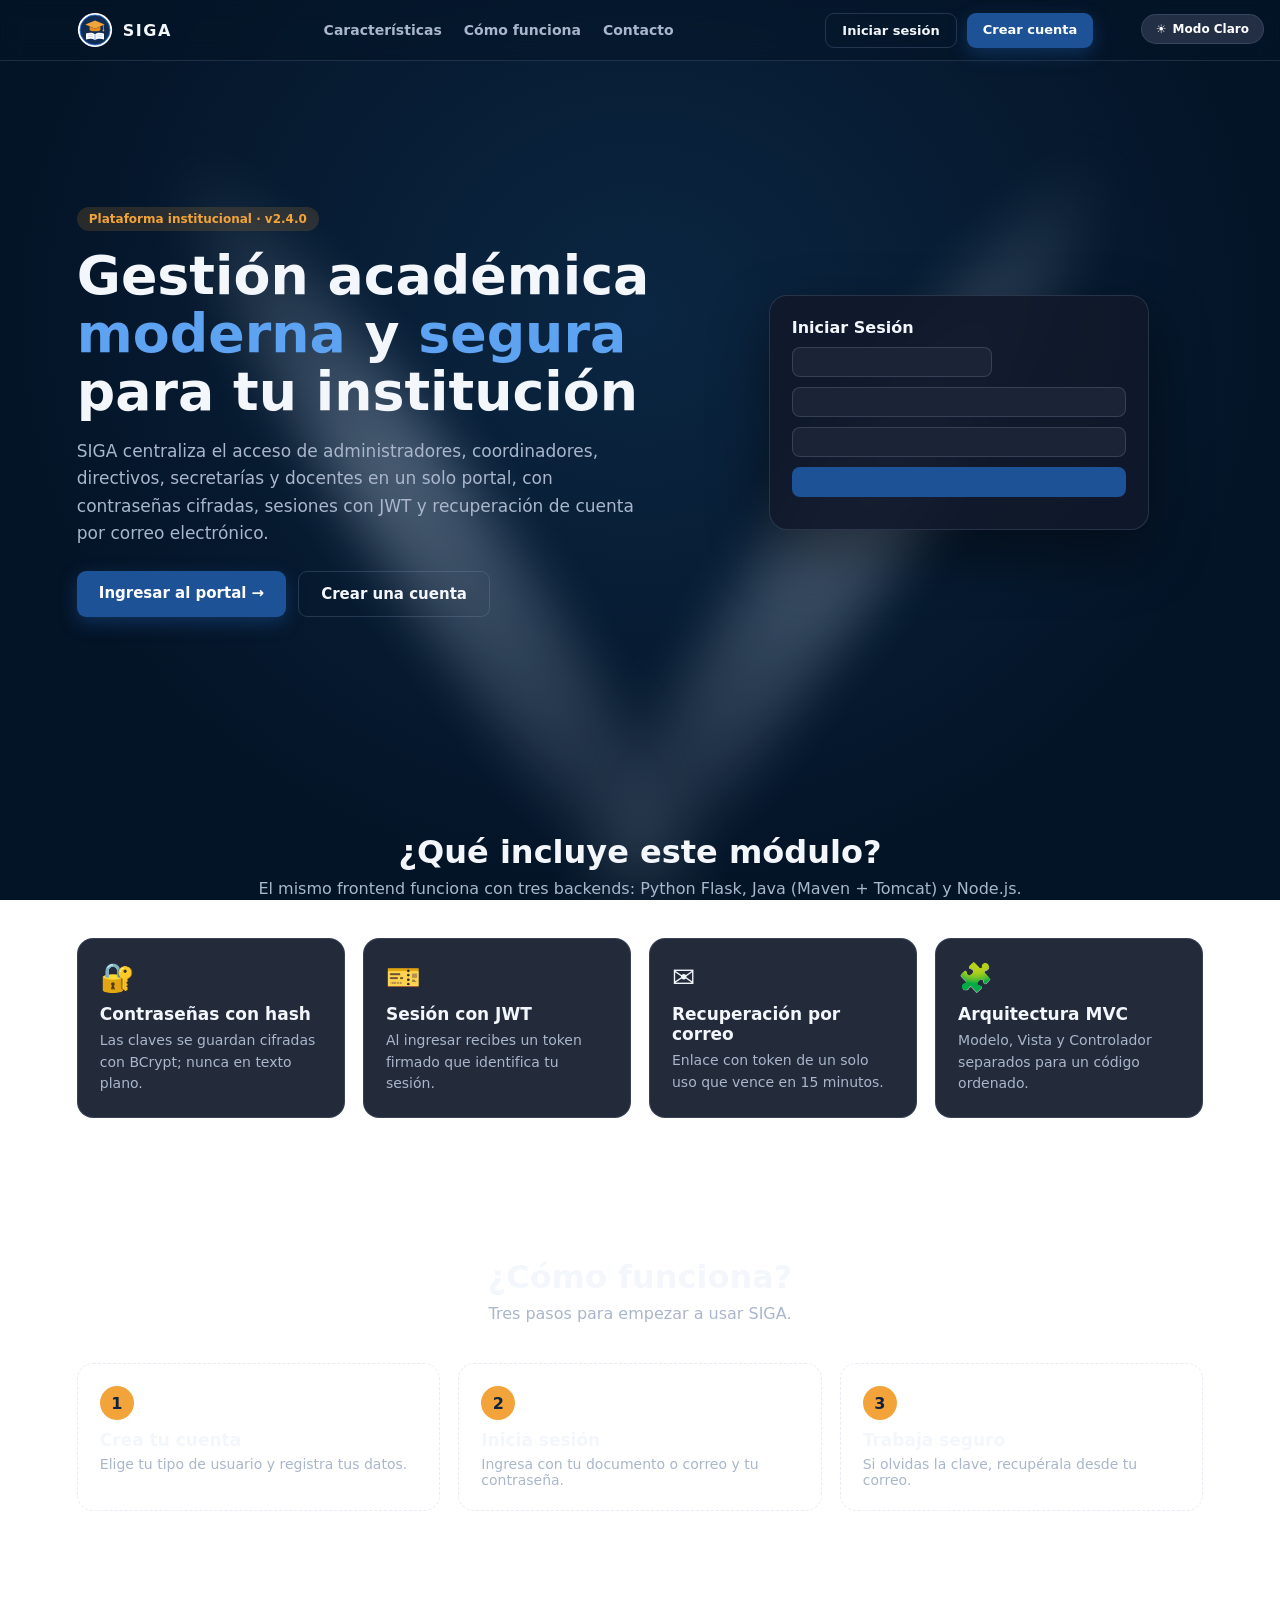
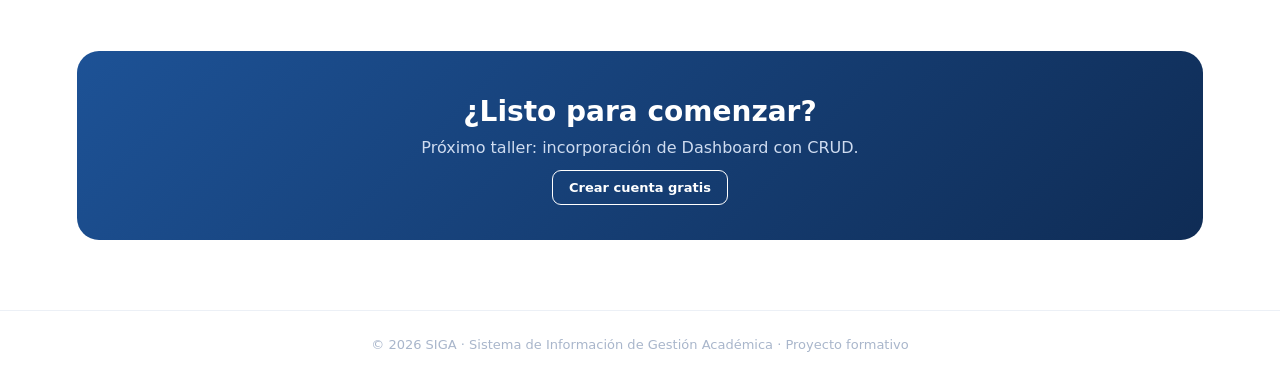
<file: src/main/webapp/index.html>
<!DOCTYPE html>
<html lang="es" data-tema="oscuro">
<head>
  <meta charset="UTF-8">
  <meta name="viewport" content="width=device-width, initial-scale=1.0">
  <meta name="description" content="SIGA - Sistema de Información de Gestión Académica">
  <title>SIGA | Gestión Académica</title>
  <link rel="icon" href="img/logo.svg">
  <link rel="stylesheet" href="css/estilos.css">
</head>
<body>
  <div class="fondo-luces" aria-hidden="true"></div>
  <button id="botonTema" class="boton-tema" type="button">☀ <span>Modo Claro</span></button>

  <!-- Barra de navegación -->
  <nav class="barra-navegacion">
    <a class="barra-marca" href="index.html"><img src="img/logo.svg" alt="">SIGA</a>
    <div class="barra-enlaces">
      <a href="#caracteristicas">Características</a>
      <a href="#comoFunciona">Cómo funciona</a>
      <a href="#contacto">Contacto</a>
    </div>
    <div class="barra-acciones">
      <a class="boton-contorno" href="login.html">Iniciar sesión</a>
      <a class="boton-relleno" href="registro.html">Crear cuenta</a>
    </div>
  </nav>

  <!-- Sección héroe -->
  <header class="seccion heroe">
    <div>
      <span class="heroe-etiqueta">Plataforma institucional · v2.4.0</span>
      <h1>Gestión académica <em>moderna</em> y <em>segura</em> para tu institución</h1>
      <p>SIGA centraliza el acceso de administradores, coordinadores, directivos, secretarías y docentes en un solo portal, con contraseñas cifradas, sesiones con JWT y recuperación de cuenta por correo electrónico.</p>
      <div class="heroe-botones">
        <a class="boton-relleno" href="login.html">Ingresar al portal →</a>
        <a class="boton-contorno" href="registro.html">Crear una cuenta</a>
      </div>
    </div>
    <div class="heroe-visual" aria-hidden="true">
      <div class="tarjeta-demo">
        <strong>Iniciar Sesión</strong>
        <div class="linea-demo corta"></div>
        <div class="linea-demo"></div>
        <div class="linea-demo"></div>
        <div class="linea-demo azul"></div>
      </div>
    </div>
  </header>

  <!-- Características -->
  <section id="caracteristicas" class="seccion">
    <div class="titulo-seccion">
      <h2>¿Qué incluye este módulo?</h2>
      <p>El mismo frontend funciona con tres backends: Python Flask, Java (Maven + Tomcat) y Node.js.</p>
    </div>
    <div class="rejilla-caracteristicas">
      <article class="caracteristica"><div class="icono">🔐</div><h3>Contraseñas con hash</h3><p>Las claves se guardan cifradas con BCrypt; nunca en texto plano.</p></article>
      <article class="caracteristica"><div class="icono">🎫</div><h3>Sesión con JWT</h3><p>Al ingresar recibes un token firmado que identifica tu sesión.</p></article>
      <article class="caracteristica"><div class="icono">✉️</div><h3>Recuperación por correo</h3><p>Enlace con token de un solo uso que vence en 15 minutos.</p></article>
      <article class="caracteristica"><div class="icono">🧩</div><h3>Arquitectura MVC</h3><p>Modelo, Vista y Controlador separados para un código ordenado.</p></article>
    </div>
  </section>

  <!-- Cómo funciona -->
  <section id="comoFunciona" class="seccion">
    <div class="titulo-seccion">
      <h2>¿Cómo funciona?</h2>
      <p>Tres pasos para empezar a usar SIGA.</p>
    </div>
    <div class="pasos">
      <div class="paso"><h3>Crea tu cuenta</h3><p>Elige tu tipo de usuario y registra tus datos.</p></div>
      <div class="paso"><h3>Inicia sesión</h3><p>Ingresa con tu documento o correo y tu contraseña.</p></div>
      <div class="paso"><h3>Trabaja seguro</h3><p>Si olvidas la clave, recupérala desde tu correo.</p></div>
    </div>
  </section>

  <!-- Llamado a la acción -->
  <section id="contacto" class="seccion">
    <div class="banda-llamado">
      <h2>¿Listo para comenzar?</h2>
      <p>Próximo taller: incorporación de Dashboard con CRUD.</p>
      <a class="boton-contorno" style="color:#fff;border-color:#fff" href="registro.html">Crear cuenta gratis</a>
    </div>
  </section>

  <footer class="pie-pagina">© 2026 SIGA · Sistema de Información de Gestión Académica · Proyecto formativo</footer>

  <script src="js/configuracion.js"></script>
  <script src="js/utilidades.js"></script>
</body>
</html>
</file>
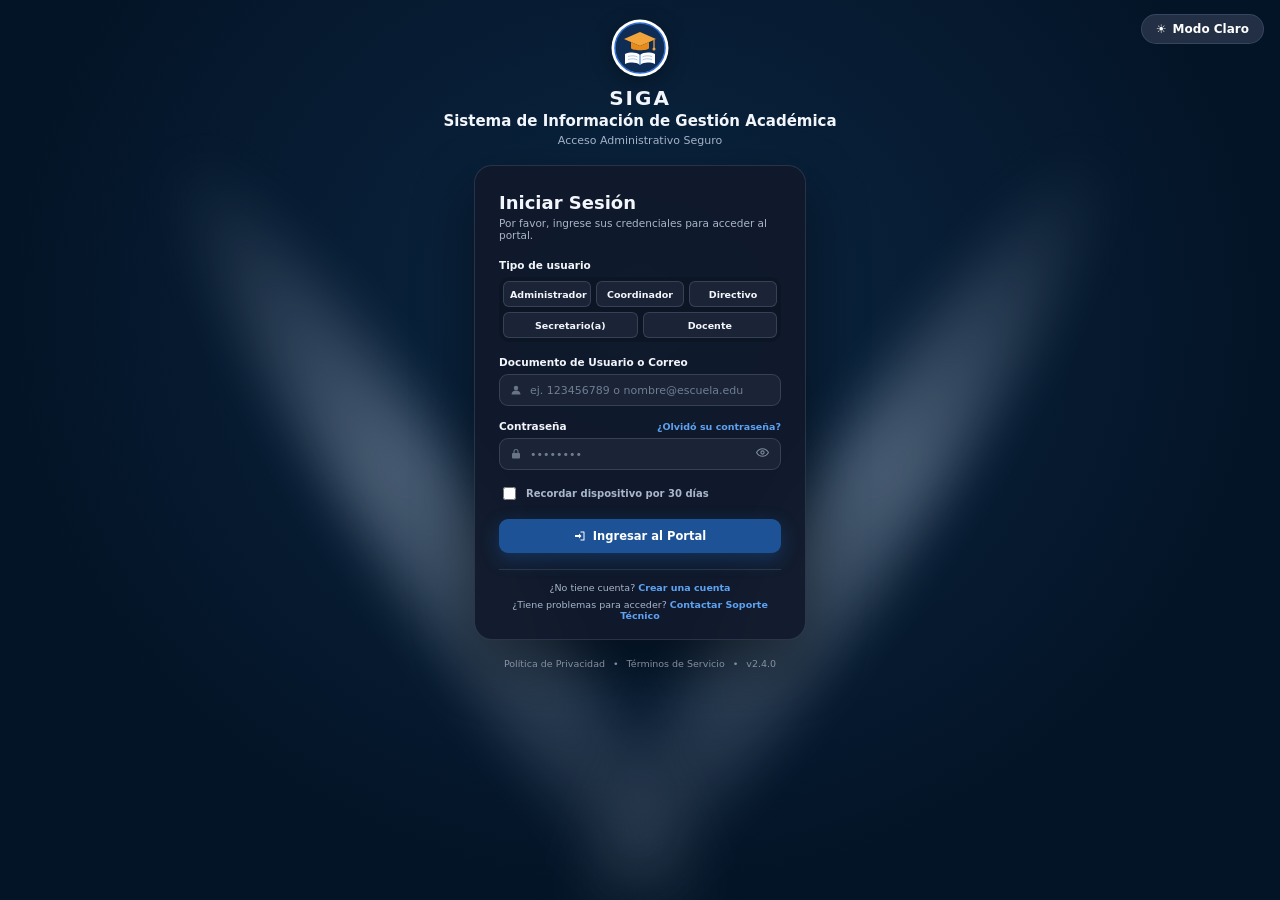
<file: src/main/webapp/bienvenida.html>
<!DOCTYPE html>
<html lang="es" data-tema="oscuro">
<head>
  <meta charset="UTF-8">
  <meta name="viewport" content="width=device-width, initial-scale=1.0">
  <title>SIGA | Bienvenida</title>
  <link rel="icon" href="img/logo.svg">
  <link rel="stylesheet" href="css/estilos.css">
</head>
<body>
  <div class="fondo-luces" aria-hidden="true"></div>
  <button id="botonTema" class="boton-tema" type="button">☀ <span>Modo Claro</span></button>

  <main class="contenedor-acceso">
    <header class="marca">
      <img class="marca-logo" src="img/logo.svg" alt="Logo SIGA">
      <h1 class="marca-nombre">SIGA</h1>
      <p class="marca-subtitulo">Sistema de Información de Gestión Académica</p>
    </header>

    <section class="tarjeta tarjeta-ancha tarjeta-centrada">
      <div class="emoji-grande">👋</div>
      <h2 class="tarjeta-titulo">¡Bienvenido(a), <span id="nombreUsuario">...</span>!</h2>
      <p class="tarjeta-texto">Iniciaste sesión correctamente. Tu sesión está protegida con un token JWT.</p>

      <div class="dato-perfil"><span>Nombre</span><span id="datoNombre">-</span></div>
      <div class="dato-perfil"><span>Correo</span><span id="datoCorreo">-</span></div>
      <div class="dato-perfil"><span>Tipo de usuario</span><span id="datoTipo">-</span></div>
      <div class="dato-perfil"><span>Backend que respondió</span><span id="datoBackend">-</span></div>

      <div class="insignia-taller">
        <strong>🚀 Próximo taller</strong>
        <span>Incorporación de Dashboard con CRUD</span>
      </div>

      <button id="botonCerrarSesion" class="boton-secundario" type="button">Cerrar sesión</button>
    </section>
  </main>

  <script src="js/configuracion.js"></script>
  <script src="js/utilidades.js"></script>
  <script src="js/bienvenida.js"></script>
</body>
</html>
</file>
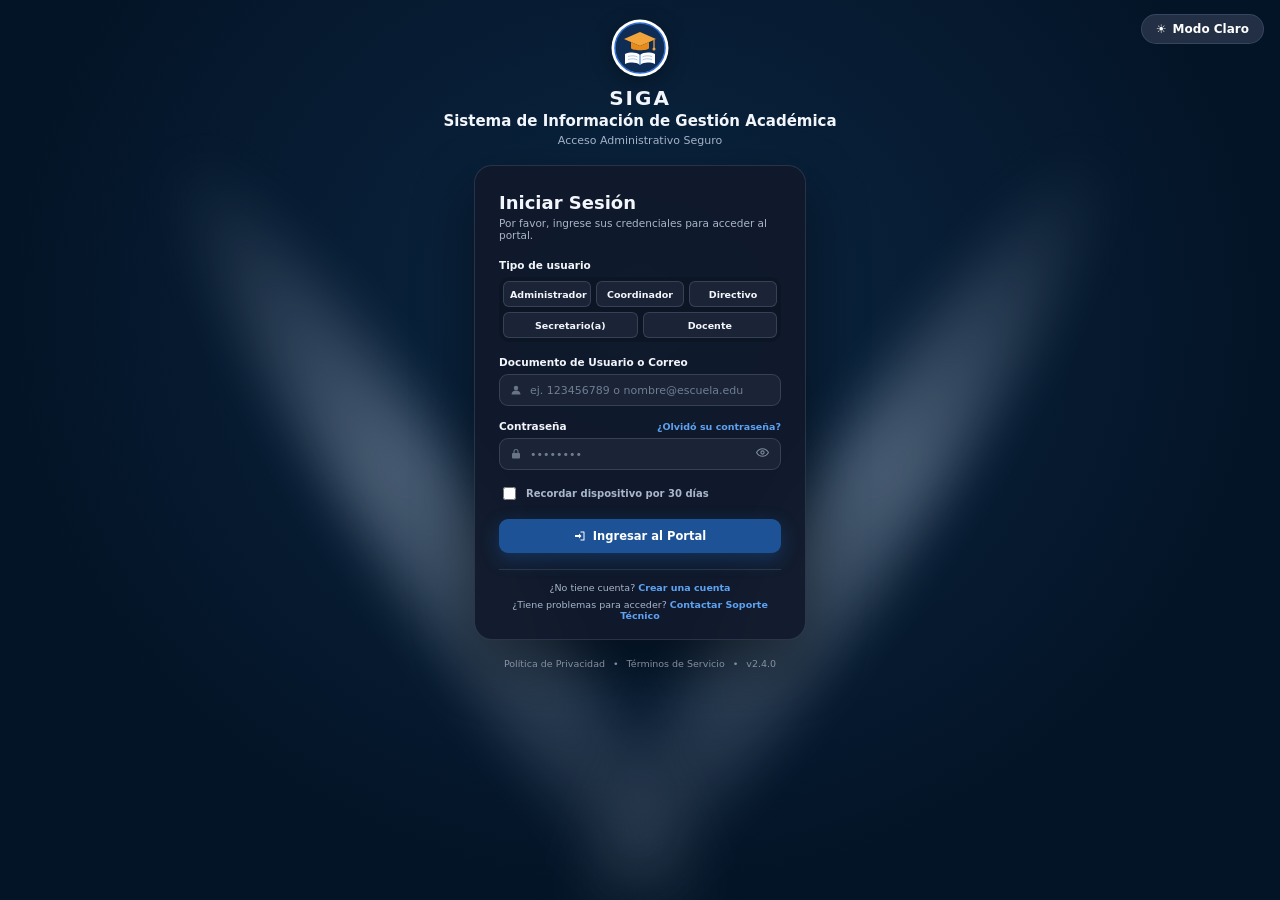
<file: src/main/webapp/dashboard.html>
<!DOCTYPE html>
<html lang="es" data-tema="oscuro">
<head>
  <meta charset="UTF-8">
  <meta name="viewport" content="width=device-width, initial-scale=1.0">
  <title>SIGA | Dashboard</title>
  <link rel="icon" href="img/logo.svg">
  <link rel="stylesheet" href="css/estilos.css">
  <link rel="stylesheet" href="css/dashboard.css">
</head>
<body class="cuerpo-dashboard">

  <!-- ============ Iconos (se reutilizan con <use href="#icono-...">) ============ -->
  <svg width="0" height="0" style="position:absolute" aria-hidden="true">
    <symbol id="icono-inicio" viewBox="0 0 24 24" fill="none" stroke="currentColor" stroke-width="2" stroke-linecap="round" stroke-linejoin="round"><path d="M3 10.5 12 3l9 7.5V20a1 1 0 0 1-1 1h-5v-6H9v6H4a1 1 0 0 1-1-1z"/></symbol>
    <symbol id="icono-usuarios" viewBox="0 0 24 24" fill="none" stroke="currentColor" stroke-width="2" stroke-linecap="round" stroke-linejoin="round"><circle cx="12" cy="8" r="4"/><path d="M4 21v-1a7 7 0 0 1 14 0v1"/><path d="M19 8v6M16 11h6"/></symbol>
    <symbol id="icono-funcionarios" viewBox="0 0 24 24" fill="none" stroke="currentColor" stroke-width="2" stroke-linecap="round" stroke-linejoin="round"><rect x="3" y="7" width="18" height="13" rx="2"/><path d="M8 7V5a2 2 0 0 1 2-2h4a2 2 0 0 1 2 2v2M3 13h18"/></symbol>
    <symbol id="icono-alumnos" viewBox="0 0 24 24" fill="none" stroke="currentColor" stroke-width="2" stroke-linecap="round" stroke-linejoin="round"><path d="M2 9l10-5 10 5-10 5z"/><path d="M6 11v5c0 1.7 2.7 3 6 3s6-1.3 6-3v-5M22 9v6"/></symbol>
    <symbol id="icono-areas" viewBox="0 0 24 24" fill="none" stroke="currentColor" stroke-width="2" stroke-linecap="round" stroke-linejoin="round"><rect x="3" y="3" width="7" height="7" rx="1.5"/><rect x="14" y="3" width="7" height="7" rx="1.5"/><rect x="3" y="14" width="7" height="7" rx="1.5"/><rect x="14" y="14" width="7" height="7" rx="1.5"/></symbol>
    <symbol id="icono-materias" viewBox="0 0 24 24" fill="none" stroke="currentColor" stroke-width="2" stroke-linecap="round" stroke-linejoin="round"><path d="M4 19.5A2.5 2.5 0 0 1 6.5 17H20V3H6.5A2.5 2.5 0 0 0 4 5.5z"/><path d="M4 19.5A2.5 2.5 0 0 0 6.5 22H20v-5"/></symbol>
    <symbol id="icono-agregar" viewBox="0 0 24 24" fill="none" stroke="currentColor" stroke-width="2.5" stroke-linecap="round"><path d="M12 5v14M5 12h14"/></symbol>
    <symbol id="icono-ver" viewBox="0 0 24 24" fill="none" stroke="currentColor" stroke-width="2"><path d="M1 12s4-7 11-7 11 7 11 7-4 7-11 7S1 12 1 12z"/><circle cx="12" cy="12" r="3"/></symbol>
    <symbol id="icono-editar" viewBox="0 0 24 24" fill="none" stroke="currentColor" stroke-width="2" stroke-linecap="round" stroke-linejoin="round"><path d="M12 20h9"/><path d="M16.5 3.5a2.1 2.1 0 0 1 3 3L7 19l-4 1 1-4z"/></symbol>
    <symbol id="icono-eliminar" viewBox="0 0 24 24" fill="none" stroke="currentColor" stroke-width="2" stroke-linecap="round" stroke-linejoin="round"><path d="M3 6h18M8 6V4h8v2M19 6l-1 14H6L5 6M10 11v6M14 11v6"/></symbol>
    <symbol id="icono-buscar" viewBox="0 0 24 24" fill="none" stroke="currentColor" stroke-width="2" stroke-linecap="round"><circle cx="11" cy="11" r="7"/><path d="m20 20-3.5-3.5"/></symbol>
    <symbol id="icono-salir" viewBox="0 0 24 24" fill="none" stroke="currentColor" stroke-width="2" stroke-linecap="round" stroke-linejoin="round"><path d="M9 21H5a2 2 0 0 1-2-2V5a2 2 0 0 1 2-2h4M16 17l5-5-5-5M21 12H9"/></symbol>
    <symbol id="icono-menu" viewBox="0 0 24 24" fill="none" stroke="currentColor" stroke-width="2" stroke-linecap="round"><path d="M3 6h18M3 12h18M3 18h18"/></symbol>
    <symbol id="icono-tema" viewBox="0 0 24 24" fill="none" stroke="currentColor" stroke-width="2" stroke-linecap="round"><circle cx="12" cy="12" r="4"/><path d="M12 2v2M12 20v2M4.9 4.9l1.4 1.4M17.7 17.7l1.4 1.4M2 12h2M20 12h2M4.9 19.1l1.4-1.4M17.7 6.3l1.4-1.4"/></symbol>
  </svg>

  <div class="dashboard">
    <!-- ================= BARRA LATERAL (menú de módulos) ================= -->
    <aside id="barraLateral" class="lateral" aria-label="Menú principal">
      <div class="lateral-marca">
        <img src="img/logo.svg" alt="">
        <div><strong>SIGA</strong><span>Gestión Académica</span></div>
      </div>
      <nav id="menuModulos">
        <button class="lateral-enlace activo" data-vista="inicio" type="button"><svg><use href="#icono-inicio"/></svg>Inicio</button>
        <p class="lateral-titulo">Gestión</p>
        <button class="lateral-enlace" data-vista="usuarios" type="button"><svg><use href="#icono-usuarios"/></svg>Usuarios</button>
        <button class="lateral-enlace" data-vista="funcionarios" type="button"><svg><use href="#icono-funcionarios"/></svg>Funcionarios</button>
        <button class="lateral-enlace" data-vista="alumnos" type="button"><svg><use href="#icono-alumnos"/></svg>Alumnos</button>
        <p class="lateral-titulo">Académico</p>
        <button class="lateral-enlace" data-vista="areas" type="button"><svg><use href="#icono-areas"/></svg>Áreas</button>
        <button class="lateral-enlace" data-vista="materias" type="button"><svg><use href="#icono-materias"/></svg>Materias</button>
      </nav>
      <div class="lateral-pie">
        <strong id="pieBackend">Backend</strong>
        <span id="piePermiso">Verificando permisos...</span>
      </div>
    </aside>

    <div class="contenido">
      <!-- ================= BARRA SUPERIOR ================= -->
      <header class="superior">
        <button id="botonMenu" class="boton-icono boton-menu" type="button" aria-label="Abrir menú"><svg><use href="#icono-menu"/></svg></button>
        <div class="superior-titulo">
          <small id="textoFecha">&nbsp;</small>
          <h1 id="tituloVista">Inicio</h1>
        </div>
        <button id="botonTema" class="boton-icono boton-tema-panel" type="button" aria-label="Cambiar tema"><svg><use href="#icono-tema"/></svg><span>Modo Claro</span></button>
        <div class="usuario-chip">
          <div id="avatarUsuario" class="usuario-avatar">--</div>
          <div class="usuario-datos"><strong id="nombreUsuario">...</strong><span id="tipoUsuario">...</span></div>
        </div>
        <button id="botonCerrarSesion" class="boton-icono" type="button" aria-label="Cerrar sesión" title="Cerrar sesión"><svg><use href="#icono-salir"/></svg></button>
      </header>

      <!-- ================= VISTA: INICIO ================= -->
      <main>
        <section id="vistaInicio" class="vista">
          <div class="bienvenida-panel">
            <div>
              <h2>¡Hola, <span id="saludoNombre">...</span>!</h2>
              <p>Este es el resumen de la institución. Seleccione un módulo en el menú o en las tarjetas.</p>
            </div>
            <span id="insigniaPermiso" class="insignia-permiso">...</span>
          </div>

          <div id="rejillaIndicadores" class="rejilla-indicadores" aria-live="polite"></div>

          <div class="rejilla-graficas">
            <article class="tarjeta-panel">
              <h3>Materias por área</h3>
              <p>Cantidad de materias registradas en cada área</p>
              <ul id="graficaMaterias" class="grafica-barras"></ul>
            </article>
            <article class="tarjeta-panel">
              <h3>Usuarios por perfil</h3>
              <p>Cuentas con acceso al sistema</p>
              <ul id="graficaUsuarios" class="grafica-barras"></ul>
            </article>
            <article class="tarjeta-panel">
              <h3>Alumnos por sexo</h3>
              <p>Total de alumnos registrados</p>
              <ul id="graficaAlumnos" class="grafica-barras"></ul>
            </article>
          </div>
        </section>

        <!-- ================= VISTA: MÓDULO CRUD (se reutiliza para los 5 módulos) ================= -->
        <section id="vistaModulo" class="vista" hidden>
          <div class="modulo-encabezado">
            <div>
              <h2 id="moduloTitulo">Módulo</h2>
              <p id="moduloDescripcion"></p>
            </div>
            <button id="botonNuevo" class="boton-accion" type="button"><svg><use href="#icono-agregar"/></svg><span>Nuevo</span></button>
            <span id="avisoConsulta" class="aviso-consulta" hidden>🔒 Modo consulta: solo el Coordinador puede crear, editar o eliminar</span>
          </div>

          <div class="herramientas">
            <div class="buscador">
              <svg><use href="#icono-buscar"/></svg>
              <input id="campoBuscar" class="control-panel" type="search" placeholder="Buscar en la tabla..." aria-label="Buscar">
            </div>
            <select id="filtroEstado" class="control-panel filtro-estado" aria-label="Filtrar por estado">
              <option value="">Todos los estados</option>
              <option value="Activo">Activos</option>
              <option value="Inactivo">Inactivos</option>
            </select>
            <span id="contadorRegistros" class="contador-registros"></span>
          </div>
          <div class="marco-tabla">
            <table class="tabla-datos">
              <thead><tr id="encabezadoTabla"></tr></thead>
              <tbody id="cuerpoTabla"></tbody>
            </table>
          </div>
          <div class="paginacion">
            <span id="textoPaginacion"></span>
            <div id="botonesPaginacion" class="paginacion-botones"></div>
          </div>
        </section>
      </main>
    </div>
  </div>

  <!-- ================= VENTANA MODAL: FORMULARIO (crear / editar) ================= -->
  <div id="modalFormulario" class="ventana-modal" role="dialog" aria-modal="true" aria-labelledby="modalFormularioTitulo">
    <form id="formularioModal" class="modal-contenedor" novalidate>
      <div class="modal-cabecera">
        <span class="indicador-icono"><svg><use id="modalFormularioIcono" href="#icono-agregar"/></svg></span>
        <h2 id="modalFormularioTitulo">Nuevo registro</h2>
        <button class="modal-cerrar" type="button" data-cerrar-modal aria-label="Cerrar">×</button>
      </div>
      <div class="modal-cuerpo">
        <div id="alertaFormulario" class="alerta-modal" role="alert"></div>
        <div id="camposFormulario" class="formulario-rejilla"></div>
      </div>
      <div class="modal-pie">
        <button class="boton-accion boton-neutro" type="button" data-cerrar-modal>Cancelar</button>
        <button id="botonGuardar" class="boton-accion" type="submit">Guardar</button>
      </div>
    </form>
  </div>

  <!-- ================= VENTANA MODAL: DETALLE (consultar) ================= -->
  <div id="modalDetalle" class="ventana-modal" role="dialog" aria-modal="true" aria-labelledby="modalDetalleTitulo">
    <div class="modal-contenedor">
      <div class="modal-cabecera">
        <span class="indicador-icono"><svg><use href="#icono-ver"/></svg></span>
        <h2 id="modalDetalleTitulo">Detalle</h2>
        <button class="modal-cerrar" type="button" data-cerrar-modal aria-label="Cerrar">×</button>
      </div>
      <div class="modal-cuerpo"><dl id="listaDetalle" class="lista-detalle"></dl></div>
      <div class="modal-pie"><button class="boton-accion boton-neutro" type="button" data-cerrar-modal>Cerrar</button></div>
    </div>
  </div>

  <!-- ================= VENTANA MODAL: CONFIRMAR ELIMINACIÓN ================= -->
  <div id="modalConfirmar" class="ventana-modal" role="alertdialog" aria-modal="true" aria-labelledby="modalConfirmarTitulo">
    <div class="modal-contenedor modal-pequena">
      <div class="modal-cuerpo texto-centrado">
        <div class="confirmar-icono">!</div>
        <h2 id="modalConfirmarTitulo" style="margin:0 0 6px;font-size:18px">¿Eliminar registro?</h2>
        <p id="textoConfirmar" class="texto-suave"></p>
      </div>
      <div class="modal-pie">
        <button class="boton-accion boton-neutro" type="button" data-cerrar-modal>Cancelar</button>
        <button id="botonConfirmarEliminar" class="boton-accion boton-peligro" type="button">Sí, eliminar</button>
      </div>
    </div>
  </div>

  <script src="js/configuracion.js"></script>
  <script src="js/utilidades.js"></script>
  <script src="js/ventanaModal.js"></script>
  <script src="js/modulosDashboard.js"></script>
  <script src="js/crudModulo.js"></script>
  <script src="js/dashboard.js"></script>
</body>
</html>
</file>
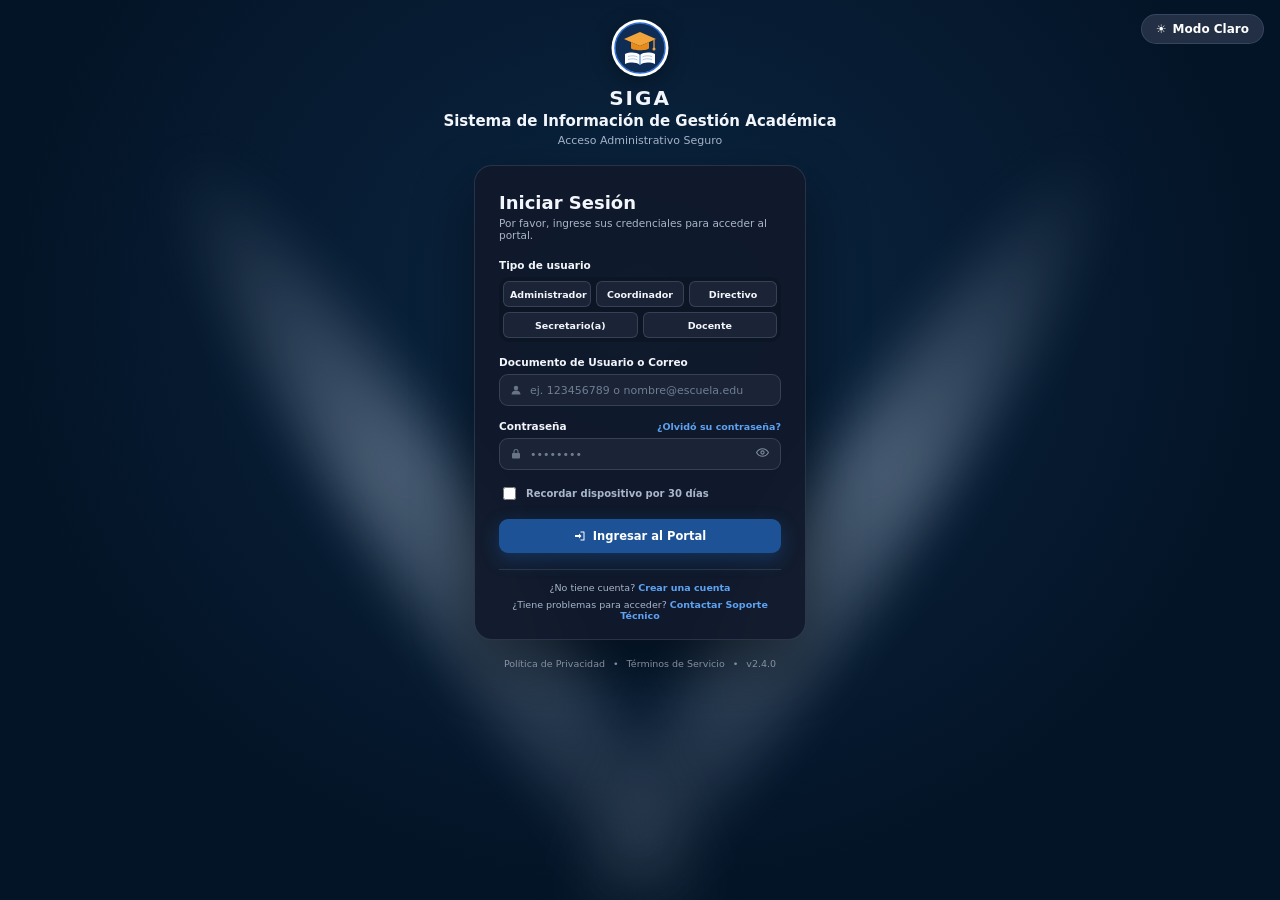
<file: src/main/webapp/login.html>
<!DOCTYPE html>
<html lang="es" data-tema="oscuro">
<head>
  <meta charset="UTF-8">
  <meta name="viewport" content="width=device-width, initial-scale=1.0">
  <title>SIGA | Iniciar Sesión</title>
  <link rel="icon" href="img/logo.svg">
  <link rel="stylesheet" href="css/estilos.css">
</head>
<body>
  <div class="fondo-luces" aria-hidden="true"></div>
  <button id="botonTema" class="boton-tema" type="button">☀ <span>Modo Claro</span></button>

  <main class="contenedor-acceso">
    <header class="marca">
      <a href="index.html"><img class="marca-logo" src="img/logo.svg" alt="Logo SIGA"></a>
      <h1 class="marca-nombre">SIGA</h1>
      <p class="marca-subtitulo">Sistema de Información de Gestión Académica</p>
      <p class="marca-lema">Acceso Administrativo Seguro</p>
    </header>

    <section class="tarjeta">
      <h2 class="tarjeta-titulo">Iniciar Sesión</h2>
      <p class="tarjeta-texto">Por favor, ingrese sus credenciales para acceder al portal.</p>

      <form id="formularioLogin" novalidate>
        <div class="grupo-campo">
          <span class="etiqueta">Tipo de usuario</span>
          <div id="selectorTipo" class="selector-tipo" role="group" aria-label="Tipo de usuario">
            <button type="button" class="chip-tipo" data-tipo="Administrador" aria-pressed="false">Administrador</button>
            <button type="button" class="chip-tipo" data-tipo="Coordinador" aria-pressed="false">Coordinador</button>
            <button type="button" class="chip-tipo" data-tipo="Directivo" aria-pressed="false">Directivo</button>
            <button type="button" class="chip-tipo" data-tipo="Secretario" aria-pressed="false">Secretario(a)</button>
            <button type="button" class="chip-tipo" data-tipo="Docente" aria-pressed="false">Docente</button>
          </div>
        </div>

        <div class="grupo-campo">
          <label class="etiqueta" for="campoUsuario">Documento de Usuario o Correo</label>
          <div class="campo-con-icono">
            <svg class="icono-campo" viewBox="0 0 24 24" fill="#a9b6cb"><circle cx="12" cy="8" r="4.5"/><path d="M3 21c0-5 4-8 9-8s9 3 9 8z"/></svg>
            <input id="campoUsuario" class="campo" type="text" autocomplete="username" placeholder="ej. 123456789 o nombre@escuela.edu">
          </div>
        </div>

        <div class="grupo-campo">
          <label class="etiqueta" for="campoClave">Contraseña <a href="recuperar.html">¿Olvidó su contraseña?</a></label>
          <div class="campo-con-icono">
            <svg class="icono-campo" viewBox="0 0 24 24" fill="#a9b6cb"><rect x="4" y="10" width="16" height="11" rx="2"/><path d="M8 10V7a4 4 0 0 1 8 0v3" stroke="#a9b6cb" stroke-width="2.2" fill="none"/></svg>
            <input id="campoClave" class="campo" type="password" autocomplete="current-password" placeholder="••••••••">
            <button type="button" class="boton-ojo" data-ojo="campoClave" aria-label="Mostrar contraseña">
              <svg viewBox="0 0 24 24" fill="none" stroke="#a9b6cb" stroke-width="2"><path d="M1 12s4-7 11-7 11 7 11 7-4 7-11 7S1 12 1 12z"/><circle cx="12" cy="12" r="3"/></svg>
            </button>
          </div>
        </div>

        <label class="casilla"><input id="casillaRecordar" type="checkbox"> Recordar dispositivo por 30 días</label>

        <button id="botonIngresar" class="boton-primario" type="submit">
          <svg viewBox="0 0 24 24" fill="#fff"><path d="M10 17l5-5-5-5v3H2v4h8zM13 3h7a1 1 0 0 1 1 1v16a1 1 0 0 1-1 1h-7v-2h6V5h-6z"/></svg>
          Ingresar al Portal
        </button>
      </form>

      <div class="separador"></div>
      <p class="texto-ayuda">¿No tiene cuenta? <a href="registro.html">Crear una cuenta</a></p>
      <p class="texto-ayuda" style="margin-top:6px">¿Tiene problemas para acceder? <a href="mailto:soporte@siga.edu.co">Contactar Soporte Técnico</a></p>
    </section>

    <footer class="pie-acceso">
      <a href="#">Política de Privacidad</a> • <a href="#">Términos de Servicio</a> • <span>v2.4.0</span>
    </footer>
  </main>

  <script src="js/configuracion.js"></script>
  <script src="js/utilidades.js"></script>
  <script src="js/login.js"></script>
</body>
</html>
</file>
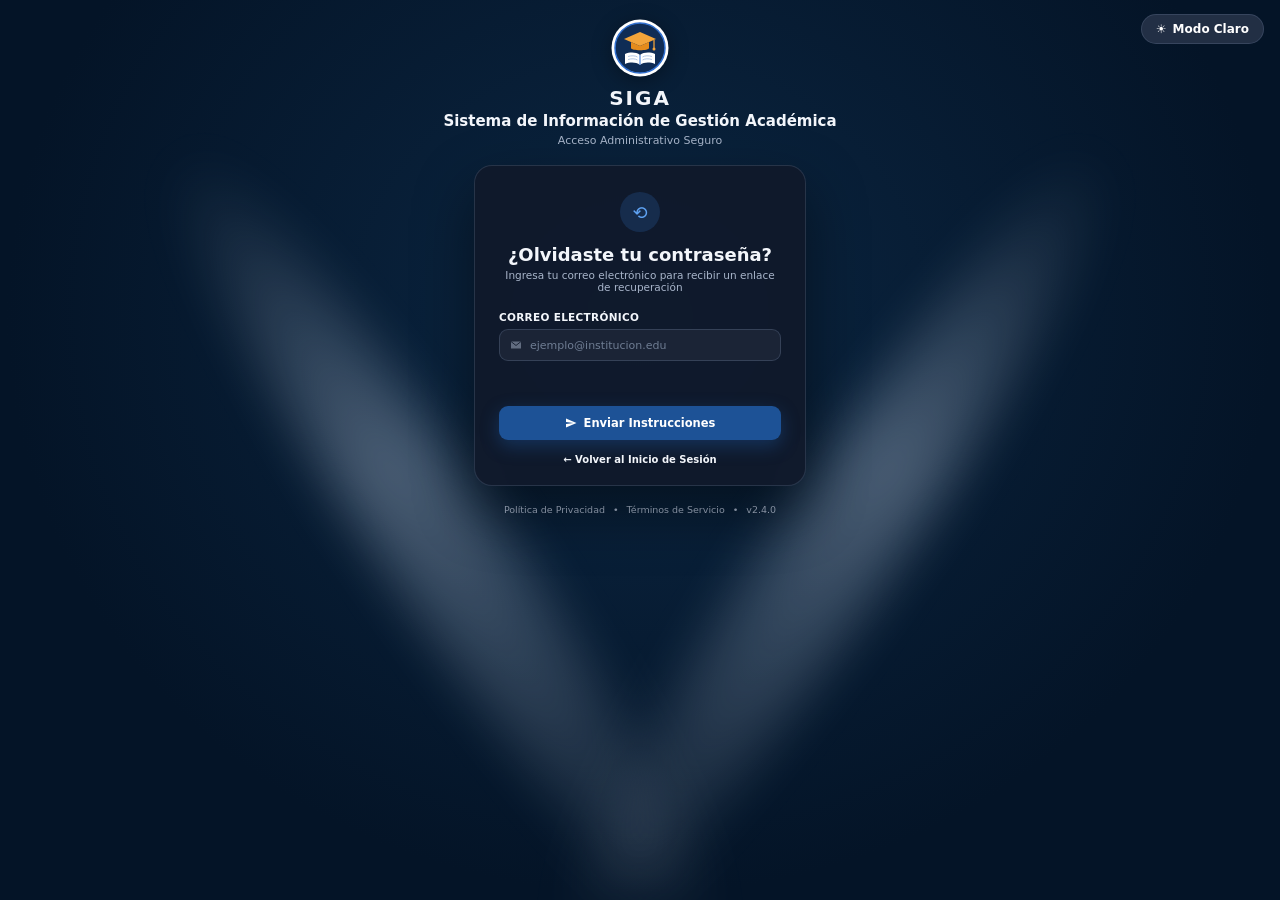
<file: src/main/webapp/recuperar.html>
<!DOCTYPE html>
<html lang="es" data-tema="oscuro">
<head>
  <meta charset="UTF-8">
  <meta name="viewport" content="width=device-width, initial-scale=1.0">
  <title>SIGA | Recuperar contraseña</title>
  <link rel="icon" href="img/logo.svg">
  <link rel="stylesheet" href="css/estilos.css">
</head>
<body>
  <div class="fondo-luces" aria-hidden="true"></div>
  <button id="botonTema" class="boton-tema" type="button">☀ <span>Modo Claro</span></button>

  <main class="contenedor-acceso">
    <header class="marca">
      <a href="index.html"><img class="marca-logo" src="img/logo.svg" alt="Logo SIGA"></a>
      <h1 class="marca-nombre">SIGA</h1>
      <p class="marca-subtitulo">Sistema de Información de Gestión Académica</p>
      <p class="marca-lema">Acceso Administrativo Seguro</p>
    </header>

    <section class="tarjeta tarjeta-centrada">
      <div class="icono-circular" aria-hidden="true">⟲</div>
      <h2 class="tarjeta-titulo">¿Olvidaste tu contraseña?</h2>
      <p class="tarjeta-texto">Ingresa tu correo electrónico para recibir un enlace de recuperación</p>

      <form id="formularioRecuperar" novalidate>
        <div class="grupo-campo">
          <label class="etiqueta etiqueta-mayuscula" for="campoCorreo">Correo electrónico</label>
          <div class="campo-con-icono">
            <svg class="icono-campo" viewBox="0 0 24 24" fill="#a9b6cb"><path d="M2 5h20v14H2z" opacity=".9"/><path d="M2 5l10 8 10-8" stroke="#1b2436" stroke-width="2" fill="none"/></svg>
            <input id="campoCorreo" class="campo" type="email" autocomplete="email" placeholder="ejemplo@institucion.edu">
          </div>
          <div id="campoCorreoMensaje" class="mensaje-campo"></div>
        </div>

        <button id="botonEnviar" class="boton-primario" type="submit">
          <svg viewBox="0 0 24 24" fill="#fff"><path d="M2 21l21-9L2 3v7l15 2-15 2z"/></svg>
          Enviar Instrucciones
        </button>
      </form>

      <a class="enlace-volver" href="login.html">← Volver al Inicio de Sesión</a>
    </section>

    <footer class="pie-acceso">
      <a href="#">Política de Privacidad</a> • <a href="#">Términos de Servicio</a> • <span>v2.4.0</span>
    </footer>
  </main>

  <script src="js/configuracion.js"></script>
  <script src="js/utilidades.js"></script>
  <script src="js/recuperar.js"></script>
</body>
</html>
</file>
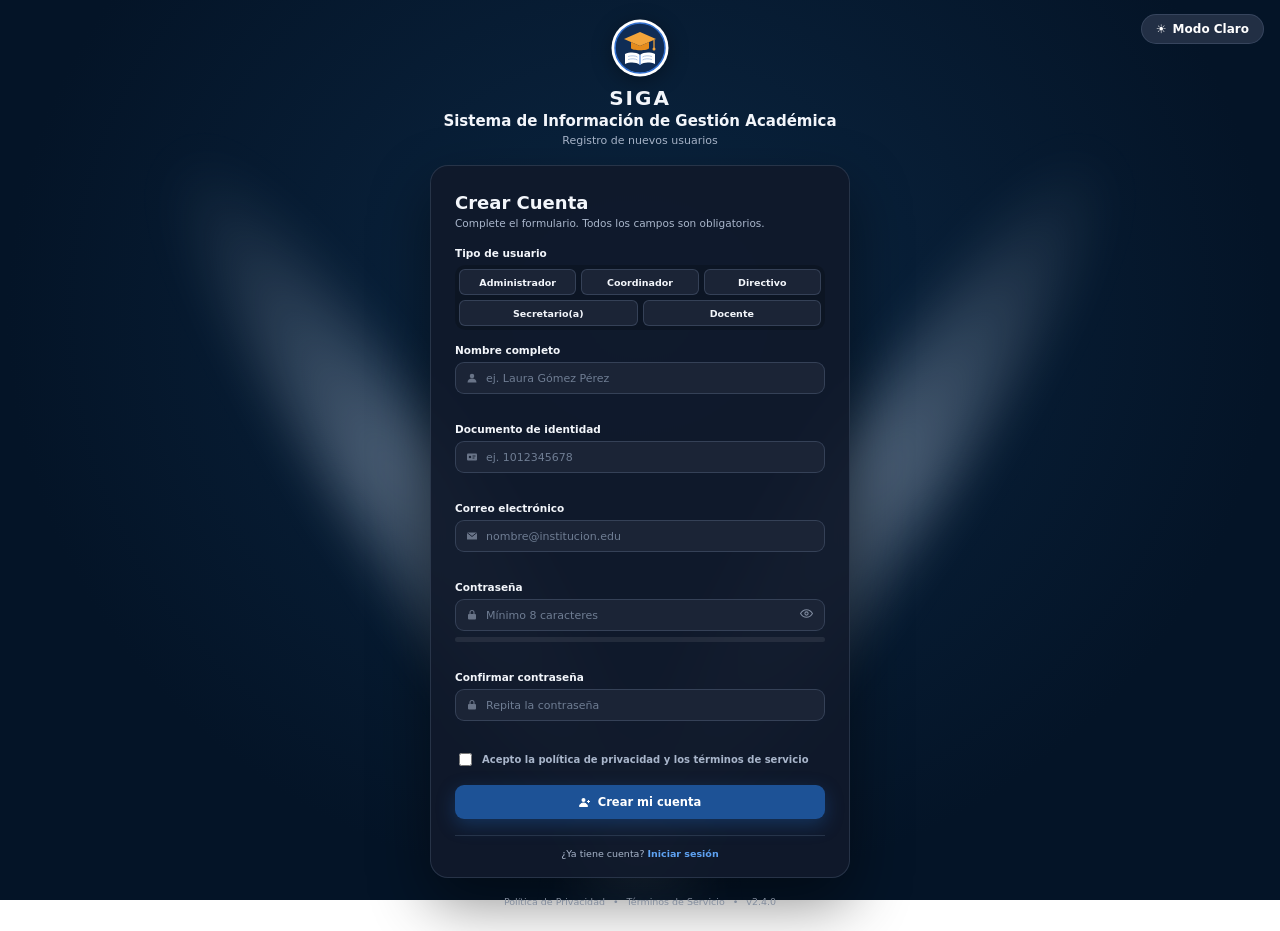
<file: src/main/webapp/registro.html>
<!DOCTYPE html>
<html lang="es" data-tema="oscuro">
<head>
  <meta charset="UTF-8">
  <meta name="viewport" content="width=device-width, initial-scale=1.0">
  <title>SIGA | Crear cuenta</title>
  <link rel="icon" href="img/logo.svg">
  <link rel="stylesheet" href="css/estilos.css">
</head>
<body>
  <div class="fondo-luces" aria-hidden="true"></div>
  <button id="botonTema" class="boton-tema" type="button">☀ <span>Modo Claro</span></button>

  <main class="contenedor-acceso">
    <header class="marca">
      <a href="index.html"><img class="marca-logo" src="img/logo.svg" alt="Logo SIGA"></a>
      <h1 class="marca-nombre">SIGA</h1>
      <p class="marca-subtitulo">Sistema de Información de Gestión Académica</p>
      <p class="marca-lema">Registro de nuevos usuarios</p>
    </header>

    <section class="tarjeta tarjeta-ancha">
      <h2 class="tarjeta-titulo">Crear Cuenta</h2>
      <p class="tarjeta-texto">Complete el formulario. Todos los campos son obligatorios.</p>

      <form id="formularioRegistro" novalidate>
        <div class="grupo-campo">
          <span class="etiqueta">Tipo de usuario</span>
          <div id="selectorTipo" class="selector-tipo" role="group" aria-label="Tipo de usuario">
            <button type="button" class="chip-tipo" data-tipo="Administrador" aria-pressed="false">Administrador</button>
            <button type="button" class="chip-tipo" data-tipo="Coordinador" aria-pressed="false">Coordinador</button>
            <button type="button" class="chip-tipo" data-tipo="Directivo" aria-pressed="false">Directivo</button>
            <button type="button" class="chip-tipo" data-tipo="Secretario" aria-pressed="false">Secretario(a)</button>
            <button type="button" class="chip-tipo" data-tipo="Docente" aria-pressed="false">Docente</button>
          </div>
        </div>

        <div class="grupo-campo">
          <label class="etiqueta" for="campoNombre">Nombre completo</label>
          <div class="campo-con-icono">
            <svg class="icono-campo" viewBox="0 0 24 24" fill="#a9b6cb"><circle cx="12" cy="8" r="4.5"/><path d="M3 21c0-5 4-8 9-8s9 3 9 8z"/></svg>
            <input id="campoNombre" class="campo" type="text" autocomplete="name" placeholder="ej. Laura Gómez Pérez">
          </div>
          <div id="campoNombreMensaje" class="mensaje-campo"></div>
        </div>

        <div class="grupo-campo">
          <label class="etiqueta" for="campoDocumento">Documento de identidad</label>
          <div class="campo-con-icono">
            <svg class="icono-campo" viewBox="0 0 24 24" fill="#a9b6cb"><rect x="2" y="5" width="20" height="14" rx="2"/><circle cx="8" cy="12" r="2.5" fill="#1b2436"/><path d="M13 10h6M13 14h4" stroke="#1b2436" stroke-width="2"/></svg>
            <input id="campoDocumento" class="campo" type="text" inputmode="numeric" placeholder="ej. 1012345678">
          </div>
          <div id="campoDocumentoMensaje" class="mensaje-campo"></div>
        </div>

        <div class="grupo-campo">
          <label class="etiqueta" for="campoCorreo">Correo electrónico</label>
          <div class="campo-con-icono">
            <svg class="icono-campo" viewBox="0 0 24 24" fill="#a9b6cb"><path d="M2 5h20v14H2z"/><path d="M2 5l10 8 10-8" stroke="#1b2436" stroke-width="2" fill="none"/></svg>
            <input id="campoCorreo" class="campo" type="email" autocomplete="email" placeholder="nombre@institucion.edu">
          </div>
          <div id="campoCorreoMensaje" class="mensaje-campo"></div>
        </div>

        <div class="grupo-campo">
          <label class="etiqueta" for="campoClave">Contraseña</label>
          <div class="campo-con-icono">
            <svg class="icono-campo" viewBox="0 0 24 24" fill="#a9b6cb"><rect x="4" y="10" width="16" height="11" rx="2"/><path d="M8 10V7a4 4 0 0 1 8 0v3" stroke="#a9b6cb" stroke-width="2.2" fill="none"/></svg>
            <input id="campoClave" class="campo" type="password" autocomplete="new-password" placeholder="Mínimo 8 caracteres">
            <button type="button" class="boton-ojo" data-ojo="campoClave" aria-label="Mostrar contraseña">
              <svg viewBox="0 0 24 24" fill="none" stroke="#a9b6cb" stroke-width="2"><path d="M1 12s4-7 11-7 11 7 11 7-4 7-11 7S1 12 1 12z"/><circle cx="12" cy="12" r="3"/></svg>
            </button>
          </div>
          <div class="medidor"><div id="medidorBarra" class="medidor-barra"></div></div>
          <div id="medidorTexto" class="medidor-texto"></div>
          <div id="campoClaveMensaje" class="mensaje-campo"></div>
        </div>

        <div class="grupo-campo">
          <label class="etiqueta" for="campoConfirmar">Confirmar contraseña</label>
          <div class="campo-con-icono">
            <svg class="icono-campo" viewBox="0 0 24 24" fill="#a9b6cb"><rect x="4" y="10" width="16" height="11" rx="2"/><path d="M8 10V7a4 4 0 0 1 8 0v3" stroke="#a9b6cb" stroke-width="2.2" fill="none"/></svg>
            <input id="campoConfirmar" class="campo" type="password" autocomplete="new-password" placeholder="Repita la contraseña">
          </div>
          <div id="campoConfirmarMensaje" class="mensaje-campo"></div>
        </div>

        <label class="casilla"><input id="casillaTerminos" type="checkbox"> Acepto la política de privacidad y los términos de servicio</label>

        <button id="botonRegistrar" class="boton-primario" type="submit">
          <svg viewBox="0 0 24 24" fill="#fff"><circle cx="9" cy="8" r="4"/><path d="M1 21c0-4 3.5-7 8-7s8 3 8 7zM19 8v6M16 11h6" stroke="#fff" stroke-width="2"/></svg>
          Crear mi cuenta
        </button>
      </form>

      <div class="separador"></div>
      <p class="texto-ayuda">¿Ya tiene cuenta? <a href="login.html">Iniciar sesión</a></p>
    </section>

    <footer class="pie-acceso">
      <a href="#">Política de Privacidad</a> • <a href="#">Términos de Servicio</a> • <span>v2.4.0</span>
    </footer>
  </main>

  <!-- Ventana de bienvenida que aparece cuando el registro es exitoso -->
  <div id="modalBienvenida" class="modal-fondo" role="dialog" aria-modal="true" aria-labelledby="tituloBienvenida">
    <div class="modal-caja">
      <div class="emoji-grande">🎉</div>
      <h2 id="tituloBienvenida">¡Bienvenido(a), <span id="nombreBienvenida"></span>!</h2>
      <p>Tu cuenta fue creada correctamente. Ya puedes iniciar sesión en SIGA.</p>
      <div class="insignia-taller">
        <strong>Próximo taller</strong>
        <span>Incorporación de Dashboard con CRUD</span>
      </div>
      <a class="boton-primario" href="login.html" style="text-decoration:none">Ir a Iniciar Sesión</a>
    </div>
  </div>

  <script src="js/configuracion.js"></script>
  <script src="js/utilidades.js"></script>
  <script src="js/registro.js"></script>
</body>
</html>
</file>
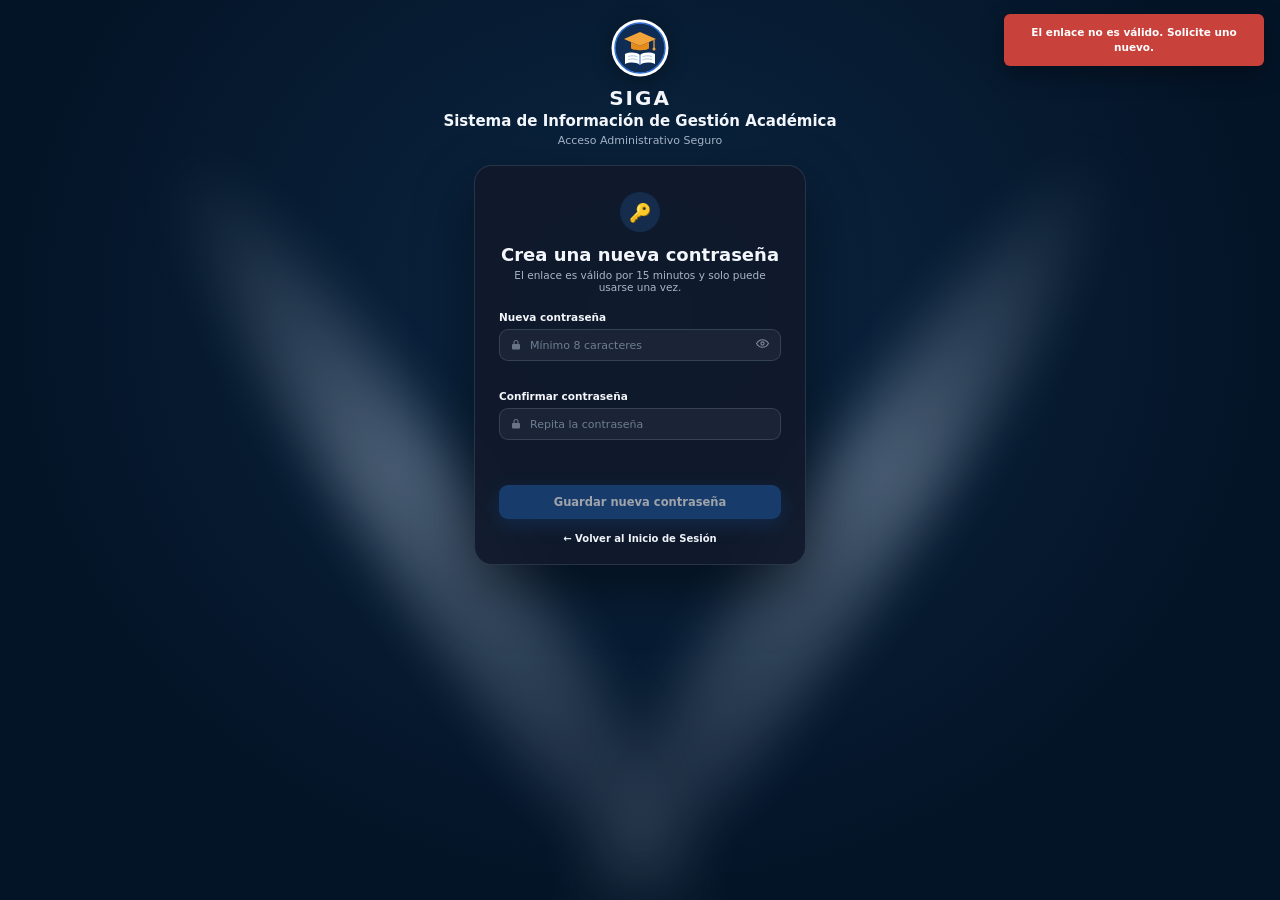
<file: src/main/webapp/restablecer.html>
<!DOCTYPE html>
<html lang="es" data-tema="oscuro">
<head>
  <meta charset="UTF-8">
  <meta name="viewport" content="width=device-width, initial-scale=1.0">
  <title>SIGA | Nueva contraseña</title>
  <link rel="icon" href="img/logo.svg">
  <link rel="stylesheet" href="css/estilos.css">
</head>
<body>
  <div class="fondo-luces" aria-hidden="true"></div>
  <button id="botonTema" class="boton-tema" type="button">☀ <span>Modo Claro</span></button>

  <main class="contenedor-acceso">
    <header class="marca">
      <a href="index.html"><img class="marca-logo" src="img/logo.svg" alt="Logo SIGA"></a>
      <h1 class="marca-nombre">SIGA</h1>
      <p class="marca-subtitulo">Sistema de Información de Gestión Académica</p>
      <p class="marca-lema">Acceso Administrativo Seguro</p>
    </header>

    <section class="tarjeta tarjeta-centrada">
      <div class="icono-circular" aria-hidden="true">🔑</div>
      <h2 class="tarjeta-titulo">Crea una nueva contraseña</h2>
      <p class="tarjeta-texto">El enlace es válido por 15 minutos y solo puede usarse una vez.</p>

      <form id="formularioRestablecer" novalidate>
        <div class="grupo-campo">
          <label class="etiqueta" for="campoClave">Nueva contraseña</label>
          <div class="campo-con-icono">
            <svg class="icono-campo" viewBox="0 0 24 24" fill="#a9b6cb"><rect x="4" y="10" width="16" height="11" rx="2"/><path d="M8 10V7a4 4 0 0 1 8 0v3" stroke="#a9b6cb" stroke-width="2.2" fill="none"/></svg>
            <input id="campoClave" class="campo" type="password" autocomplete="new-password" placeholder="Mínimo 8 caracteres">
            <button type="button" class="boton-ojo" data-ojo="campoClave" aria-label="Mostrar contraseña">
              <svg viewBox="0 0 24 24" fill="none" stroke="#a9b6cb" stroke-width="2"><path d="M1 12s4-7 11-7 11 7 11 7-4 7-11 7S1 12 1 12z"/><circle cx="12" cy="12" r="3"/></svg>
            </button>
          </div>
          <div id="campoClaveMensaje" class="mensaje-campo"></div>
        </div>
        <div class="grupo-campo">
          <label class="etiqueta" for="campoConfirmar">Confirmar contraseña</label>
          <div class="campo-con-icono">
            <svg class="icono-campo" viewBox="0 0 24 24" fill="#a9b6cb"><rect x="4" y="10" width="16" height="11" rx="2"/><path d="M8 10V7a4 4 0 0 1 8 0v3" stroke="#a9b6cb" stroke-width="2.2" fill="none"/></svg>
            <input id="campoConfirmar" class="campo" type="password" autocomplete="new-password" placeholder="Repita la contraseña">
          </div>
          <div id="campoConfirmarMensaje" class="mensaje-campo"></div>
        </div>

        <button id="botonGuardar" class="boton-primario" type="submit">Guardar nueva contraseña</button>
      </form>

      <a class="enlace-volver" href="login.html">← Volver al Inicio de Sesión</a>
    </section>
  </main>

  <script src="js/configuracion.js"></script>
  <script src="js/utilidades.js"></script>
  <script src="js/restablecer.js"></script>
</body>
</html>
</file>
<file: src/main/webapp/css/estilos.css>
/* =====================================================================
   SIGA - Hoja de estilos única (HTML + CSS + JS puros)
   Capa: VISTA (presentación)
   Convención: variables CSS en kebab-case (estándar de CSS),
               clases en kebab-case con prefijos por componente.
   ===================================================================== */

/* ---------- 1. Variables de tema (modo oscuro por defecto) ---------- */
:root {
  --color-fondo: #041427;
  --color-fondo-medio: #0b2642;
  --color-tarjeta: rgba(17, 25, 43, 0.92);
  --color-tarjeta-borde: rgba(148, 170, 205, 0.18);
  --color-campo: #1b2436;
  --color-campo-borde: rgba(148, 170, 205, 0.22);
  --color-texto: #f3f6fb;
  --color-texto-suave: #a9b6cb;
  --color-primario: #1d5296;
  --color-primario-hover: #2463b3;
  --color-enlace: #5ea2f2;
  --color-acento: #f2a43a;
  --color-exito: #1f9d63;
  --color-error: #c8413b;
  --color-advertencia: #d9700f;
  --sombra-tarjeta: 0 24px 60px rgba(0, 0, 0, 0.45);
  --radio-tarjeta: 18px;
  --radio-campo: 9px;
  --fuente-base: "Segoe UI", system-ui, -apple-system, Roboto, Arial, sans-serif;
}

/* ---------- Modo claro (se activa con data-tema="claro" en <html>) ---------- */
:root[data-tema="claro"] {
  --color-fondo: #dce8f7;
  --color-fondo-medio: #b9d0ee;
  --color-tarjeta: rgba(255, 255, 255, 0.95);
  --color-tarjeta-borde: rgba(29, 82, 150, 0.18);
  --color-campo: #f2f6fc;
  --color-campo-borde: rgba(29, 82, 150, 0.25);
  --color-texto: #10223d;
  --color-texto-suave: #4c5d78;
  --color-enlace: #1d5296;
  --sombra-tarjeta: 0 20px 50px rgba(16, 34, 61, 0.18);
}

/* ---------- 2. Reset básico ---------- */
*, *::before, *::after { box-sizing: border-box; }
html, body { margin: 0; padding: 0; }
body {
  min-height: 100vh;
  font-family: var(--fuente-base);
  color: var(--color-texto);
  background: radial-gradient(ellipse at 50% 35%, var(--color-fondo-medio) 0%, var(--color-fondo) 70%);
  background-attachment: fixed;
  overflow-x: hidden;
  position: relative;
}
a { color: var(--color-enlace); text-decoration: none; font-weight: 600; }
a:hover { text-decoration: underline; }
img { max-width: 100%; }

/* ---------- 3. Haces de luz en forma de "V" (efecto del modelo) ---------- */
.fondo-luces { position: fixed; inset: 0; pointer-events: none; z-index: 0; overflow: hidden; }
.fondo-luces::before,
.fondo-luces::after {
  content: "";
  position: absolute;
  top: 8%;
  width: 9vw;
  height: 105vh;
  background: linear-gradient(to bottom, rgba(220, 235, 255, 0.0), rgba(220, 235, 255, 0.30) 40%, rgba(220, 235, 255, 0.02));
  filter: blur(26px);
  border-radius: 50%;
}
.fondo-luces::before { left: 30%; transform: rotate(-34deg); }
.fondo-luces::after  { right: 30%; transform: rotate(34deg); }
:root[data-tema="claro"] .fondo-luces::before,
:root[data-tema="claro"] .fondo-luces::after { opacity: 0.6; }

/* ---------- 4. Botón de tema (esquina superior derecha) ---------- */
.boton-tema {
  position: fixed; top: 14px; right: 16px; z-index: 20;
  display: inline-flex; align-items: center; gap: 6px;
  padding: 7px 14px; border-radius: 999px;
  border: 1px solid var(--color-tarjeta-borde);
  background: rgba(40, 52, 74, 0.85); color: #fff;
  font: 600 12px var(--fuente-base); cursor: pointer;
}
:root[data-tema="claro"] .boton-tema { background: #1d5296; }

/* ---------- 5. Estructura de las páginas de acceso ---------- */
.contenedor-acceso {
  position: relative; z-index: 1;
  min-height: 100vh;
  display: flex; flex-direction: column; align-items: center;
  padding: 18px 16px 24px;
}
.marca { text-align: center; margin-bottom: 18px; }
.marca-logo { width: 60px; height: 60px; filter: drop-shadow(0 4px 10px rgba(0,0,0,.35)); }
.marca-nombre { margin: 4px 0 0; font-size: 20px; font-weight: 800; letter-spacing: 2px; }
.marca-subtitulo { margin: 2px 0 0; font-size: 15px; font-weight: 600; }
.marca-lema { margin: 4px 0 0; font-size: 11px; color: var(--color-texto-suave); }

.tarjeta {
  width: 100%; max-width: 332px;
  background: var(--color-tarjeta);
  border: 1px solid var(--color-tarjeta-borde);
  border-radius: var(--radio-tarjeta);
  box-shadow: var(--sombra-tarjeta);
  padding: 26px 24px 18px;
  backdrop-filter: blur(6px);
}
.tarjeta-ancha { max-width: 420px; }
.tarjeta-titulo { margin: 0; font-size: 18px; font-weight: 800; }
.tarjeta-texto { margin: 4px 0 18px; font-size: 10.5px; color: var(--color-texto-suave); }
.tarjeta-centrada { text-align: center; }
.icono-circular {
  width: 40px; height: 40px; margin: 0 auto 12px;
  display: grid; place-items: center; border-radius: 50%;
  background: rgba(46, 109, 196, 0.22); color: var(--color-enlace); font-size: 18px;
}

/* ---------- 6. Formularios ---------- */
.grupo-campo { margin-bottom: 14px; text-align: left; }
.etiqueta {
  display: flex; justify-content: space-between; align-items: center;
  margin-bottom: 6px; font-size: 10.5px; font-weight: 700;
}
.etiqueta-mayuscula { text-transform: uppercase; letter-spacing: .3px; }
.etiqueta a { font-size: 9.5px; }
.campo-con-icono { position: relative; }
.campo-con-icono .icono-campo {
  position: absolute; left: 11px; top: 50%; transform: translateY(-50%);
  width: 12px; height: 12px; opacity: .55;
}
.campo {
  width: 100%; height: 32px;
  padding: 0 34px 0 30px;
  border-radius: var(--radio-campo);
  border: 1px solid var(--color-campo-borde);
  background: var(--color-campo); color: var(--color-texto);
  font: 11px var(--fuente-base); outline: none;
  transition: border-color .2s, box-shadow .2s;
}
.campo::placeholder { color: #6f7d93; }
.campo:focus { border-color: #3d82e0; box-shadow: 0 0 0 3px rgba(61, 130, 224, .25); }
.campo.campo-invalido { border-color: var(--color-error); }
.boton-ojo {
  position: absolute; right: 8px; top: 50%; transform: translateY(-50%);
  border: 0; background: transparent; cursor: pointer; padding: 4px; opacity: .7;
}
.boton-ojo svg { width: 13px; height: 13px; }
.mensaje-campo { min-height: 12px; margin-top: 3px; font-size: 9.5px; color: #ff8a84; }

/* Selector de tipo de usuario (chips) */
.selector-tipo {
  display: grid; grid-template-columns: repeat(6, 1fr); gap: 5px;
  padding: 4px; border-radius: 10px; background: rgba(0, 0, 0, .18);
}
.selector-tipo .chip-tipo:nth-child(-n+3) { grid-column: span 2; }
.selector-tipo .chip-tipo:nth-child(n+4) { grid-column: span 3; }
.chip-tipo {
  height: 26px; border-radius: 6px;
  border: 1px solid var(--color-campo-borde);
  background: var(--color-campo); color: var(--color-texto);
  font: 600 9.5px var(--fuente-base); cursor: pointer;
  transition: background .2s, border-color .2s, transform .1s;
}
.chip-tipo:hover { border-color: #3d82e0; }
.chip-tipo:active { transform: scale(.97); }
.chip-tipo.chip-activo { background: var(--color-primario); border-color: #5ea2f2; color: #fff; }

/* Casilla "recordar" */
.casilla { display: flex; align-items: center; gap: 7px; font-size: 10px; font-weight: 600; color: var(--color-texto-suave); cursor: pointer; }
.casilla input { width: 13px; height: 13px; accent-color: var(--color-primario); }

/* Botón principal */
.boton-primario {
  width: 100%; height: 34px; margin-top: 16px;
  display: inline-flex; align-items: center; justify-content: center; gap: 7px;
  border: 0; border-radius: var(--radio-campo);
  background: var(--color-primario); color: #fff;
  font: 700 11.5px var(--fuente-base); cursor: pointer;
  box-shadow: 0 6px 18px rgba(29, 82, 150, .45);
  transition: background .2s, transform .1s;
}
.boton-primario:hover { background: var(--color-primario-hover); }
.boton-primario:active { transform: translateY(1px); }
.boton-primario:disabled { opacity: .6; cursor: wait; }
.boton-primario svg { width: 12px; height: 12px; }

.enlace-volver { display: inline-flex; align-items: center; gap: 5px; margin-top: 14px; font-size: 10px; color: var(--color-texto); }
.separador { height: 1px; margin: 16px 0 12px; background: var(--color-tarjeta-borde); }
.texto-ayuda { text-align: center; font-size: 9.5px; color: var(--color-texto-suave); margin: 0; }
.pie-acceso { margin-top: 18px; font-size: 9.5px; color: var(--color-texto-suave); display: flex; gap: 8px; }
.pie-acceso a { color: var(--color-texto-suave); font-weight: 500; }

/* Medidor de fortaleza de la contraseña */
.medidor { height: 5px; margin-top: 6px; border-radius: 4px; background: rgba(255,255,255,.08); overflow: hidden; }
.medidor-barra { height: 100%; width: 0; border-radius: 4px; transition: width .3s, background .3s; }
.medidor-texto { font-size: 9.5px; margin-top: 3px; color: var(--color-texto-suave); }

/* ---------- 7. Notificaciones tipo "toast" (esquina superior derecha) ---------- */
.zona-notificaciones { position: fixed; top: 14px; right: 16px; z-index: 50; display: flex; flex-direction: column; gap: 8px; }
.notificacion {
  min-width: 190px; max-width: 260px;
  padding: 11px 16px; border-radius: 6px;
  color: #fff; font: 600 10.5px/1.45 var(--fuente-base); text-align: center;
  box-shadow: 0 8px 22px rgba(0,0,0,.35);
  animation: entrarNotificacion .3s ease-out;
}
.notificacion-advertencia { background: var(--color-advertencia); border: 1px solid #f39b4a; }
.notificacion-error { background: var(--color-error); }
.notificacion-exito { background: var(--color-exito); }
.notificacion-info { background: var(--color-primario); }
.notificacion.saliendo { animation: salirNotificacion .3s ease-in forwards; }
@keyframes entrarNotificacion { from { opacity: 0; transform: translateX(30px); } to { opacity: 1; transform: none; } }
@keyframes salirNotificacion { to { opacity: 0; transform: translateX(30px); } }

/* ---------- 8. Ventana modal de bienvenida ---------- */
.modal-fondo {
  position: fixed; inset: 0; z-index: 60;
  display: none; align-items: center; justify-content: center;
  background: rgba(2, 10, 22, .72); padding: 16px;
}
.modal-fondo.visible { display: flex; }
.modal-caja {
  width: 100%; max-width: 380px; text-align: center;
  background: var(--color-tarjeta); border: 1px solid var(--color-tarjeta-borde);
  border-radius: var(--radio-tarjeta); box-shadow: var(--sombra-tarjeta);
  padding: 26px 24px; animation: entrarNotificacion .35s ease-out;
}
.modal-caja h2 { margin: 10px 0 4px; font-size: 20px; }
.modal-caja p { font-size: 12px; color: var(--color-texto-suave); }
.emoji-grande { font-size: 40px; }

/* ---------- 9. Página de bienvenida ---------- */
.insignia-taller {
  margin-top: 16px; padding: 14px; border-radius: 12px; text-align: left;
  background: linear-gradient(135deg, rgba(29, 82, 150, .45), rgba(242, 164, 58, .22));
  border: 1px dashed rgba(242, 164, 58, .6);
}
.insignia-taller strong { display: block; color: var(--color-acento); font-size: 11px; text-transform: uppercase; letter-spacing: .6px; }
.insignia-taller span { font-size: 13px; font-weight: 700; }
.dato-perfil { display: flex; justify-content: space-between; font-size: 11px; padding: 6px 0; border-bottom: 1px solid var(--color-tarjeta-borde); }
.dato-perfil span:first-child { color: var(--color-texto-suave); }
.boton-secundario {
  width: 100%; height: 32px; margin-top: 12px; border-radius: var(--radio-campo);
  border: 1px solid var(--color-campo-borde); background: transparent; color: var(--color-texto);
  font: 600 11px var(--fuente-base); cursor: pointer;
}

/* ---------- 10. Landing page ---------- */
.barra-navegacion {
  position: sticky; top: 0; z-index: 10;
  display: flex; align-items: center; justify-content: space-between;
  padding: 12px 6vw; backdrop-filter: blur(10px);
  background: rgba(4, 20, 39, .55); border-bottom: 1px solid var(--color-tarjeta-borde);
}
:root[data-tema="claro"] .barra-navegacion { background: rgba(255,255,255,.7); }
.barra-marca { display: flex; align-items: center; gap: 10px; font-weight: 800; letter-spacing: 1.5px; color: var(--color-texto); }
.barra-marca img { width: 36px; height: 36px; }
.barra-enlaces { display: flex; gap: 22px; }
.barra-enlaces a { color: var(--color-texto-suave); font-weight: 600; font-size: 14px; }
.barra-acciones { display: flex; gap: 10px; margin-right: 110px; }
.boton-contorno, .boton-relleno {
  padding: 9px 16px; border-radius: 9px; font: 700 13px var(--fuente-base); cursor: pointer;
}
.boton-contorno { border: 1px solid var(--color-campo-borde); color: var(--color-texto); background: transparent; }
.boton-relleno { border: 0; color: #fff; background: var(--color-primario); box-shadow: 0 6px 18px rgba(29,82,150,.45); }
.boton-contorno:hover, .boton-relleno:hover { text-decoration: none; filter: brightness(1.12); }

.seccion { position: relative; z-index: 1; padding: 70px 6vw; }
.heroe { display: grid; grid-template-columns: 1.1fr .9fr; gap: 40px; align-items: center; min-height: 78vh; }
.heroe-etiqueta {
  display: inline-block; padding: 5px 12px; border-radius: 999px;
  background: rgba(242,164,58,.15); color: var(--color-acento); font-size: 12px; font-weight: 700;
}
.heroe h1 { font-size: clamp(32px, 4.2vw, 54px); line-height: 1.08; margin: 16px 0; }
.heroe h1 em { font-style: normal; color: var(--color-enlace); }
.heroe p { font-size: 17px; line-height: 1.6; color: var(--color-texto-suave); max-width: 560px; }
.heroe-botones { display: flex; gap: 12px; margin-top: 24px; flex-wrap: wrap; }
.heroe-botones a { padding: 13px 22px; font-size: 15px; }
.heroe-visual { display: grid; place-items: center; }
.tarjeta-demo {
  width: 100%; max-width: 380px; padding: 22px; border-radius: 18px;
  background: var(--color-tarjeta); border: 1px solid var(--color-tarjeta-borde); box-shadow: var(--sombra-tarjeta);
}
.linea-demo { height: 30px; margin: 10px 0; border-radius: 8px; background: var(--color-campo); border: 1px solid var(--color-campo-borde); }
.linea-demo.corta { width: 60%; }
.linea-demo.azul { background: var(--color-primario); border: 0; }
.titulo-seccion { text-align: center; margin-bottom: 40px; }
.titulo-seccion h2 { font-size: 32px; margin: 0 0 8px; }
.titulo-seccion p { color: var(--color-texto-suave); margin: 0; }
.rejilla-caracteristicas { display: grid; grid-template-columns: repeat(4, 1fr); gap: 18px; }
.caracteristica {
  padding: 22px; border-radius: 16px; background: var(--color-tarjeta);
  border: 1px solid var(--color-tarjeta-borde); transition: transform .2s, border-color .2s;
}
.caracteristica:hover { transform: translateY(-4px); border-color: #3d82e0; }
.caracteristica .icono { font-size: 28px; }
.caracteristica h3 { margin: 10px 0 6px; font-size: 17px; }
.caracteristica p { margin: 0; color: var(--color-texto-suave); font-size: 14px; line-height: 1.55; }
.pasos { display: grid; grid-template-columns: repeat(3, 1fr); gap: 18px; counter-reset: paso; }
.paso { padding: 22px; border-radius: 16px; border: 1px dashed var(--color-campo-borde); }
.paso::before {
  counter-increment: paso; content: counter(paso);
  display: grid; place-items: center; width: 34px; height: 34px; border-radius: 50%;
  background: var(--color-acento); color: #10223d; font-weight: 800; margin-bottom: 10px;
}
.paso h3 { margin: 0 0 6px; font-size: 17px; }
.paso p { margin: 0; color: var(--color-texto-suave); font-size: 14px; }
.banda-llamado {
  text-align: center; padding: 44px; border-radius: 22px;
  background: linear-gradient(135deg, #1d5296, #0f2c55); color: #fff;
}
.banda-llamado h2 { margin: 0 0 10px; font-size: 28px; }
.banda-llamado p { margin: 0 0 20px; color: #cfdcf0; }
.pie-pagina {
  position: relative; z-index: 1; text-align: center; padding: 26px; font-size: 13px;
  color: var(--color-texto-suave); border-top: 1px solid var(--color-tarjeta-borde);
}

/* ---------- 11. Diseño adaptable (responsive) ---------- */
@media (max-width: 900px) {
  .heroe { grid-template-columns: 1fr; min-height: auto; }
  .rejilla-caracteristicas { grid-template-columns: repeat(2, 1fr); }
  .pasos { grid-template-columns: 1fr; }
  .barra-enlaces { display: none; }
}
@media (max-width: 560px) {
  .rejilla-caracteristicas { grid-template-columns: 1fr; }
  .barra-acciones { margin-right: 96px; }
  .barra-acciones .boton-contorno { display: none; }
}
</file>
<file: src/main/webapp/css/dashboard.css>
/* =====================================================================
   dashboard.css  -  Taller 2 · Estilos del Dashboard con CRUD
   Reutiliza las variables de estilos.css (tema claro / oscuro) y agrega
   las del panel. Convención: clases en kebab-case con prefijo por componente.
   ===================================================================== */

:root {
  --panel-fondo: #06182e;
  --panel-lateral: #081d36;
  --panel-superficie: rgba(17, 29, 50, 0.92);
  --panel-superficie-2: #13233d;
  --panel-borde: rgba(148, 170, 205, 0.16);
  --panel-fila-hover: rgba(94, 162, 242, 0.08);
  --panel-barra: #5ea2f2;
  --panel-barra-fondo: rgba(148, 170, 205, 0.12);
  --panel-sombra: 0 10px 30px rgba(0, 0, 0, 0.35);
  --ancho-lateral: 248px;
}
:root[data-tema="claro"] {
  --panel-fondo: #eef3fa;
  --panel-lateral: #0f2c52;
  --panel-superficie: #ffffff;
  --panel-superficie-2: #f4f7fc;
  --panel-borde: rgba(16, 34, 61, 0.12);
  --panel-fila-hover: rgba(29, 82, 150, 0.06);
  --panel-barra: #1d5296;
  --panel-barra-fondo: rgba(16, 34, 61, 0.08);
  --panel-sombra: 0 8px 24px rgba(16, 34, 61, 0.10);
}

body.cuerpo-dashboard { background: var(--panel-fondo); font-size: 14px; }
[hidden] { display: none !important; }

/* ---------- 1. Estructura: barra lateral + contenido ---------- */
.dashboard { display: grid; grid-template-columns: var(--ancho-lateral) minmax(0, 1fr); min-height: 100vh; }

.lateral {
  position: sticky; top: 0; height: 100vh;
  display: flex; flex-direction: column; gap: 6px;
  padding: 18px 14px; background: var(--panel-lateral); color: #e8eefa;
  border-right: 1px solid var(--panel-borde); z-index: 30;
}
.lateral-marca { display: flex; align-items: center; gap: 10px; padding: 4px 8px 18px; }
.lateral-marca img { width: 38px; height: 38px; }
.lateral-marca strong { display: block; font-size: 17px; letter-spacing: 2px; }
.lateral-marca span { font-size: 11px; color: #9fb2d0; }
.lateral-titulo { margin: 14px 10px 6px; font-size: 10.5px; font-weight: 700; letter-spacing: 1px; text-transform: uppercase; color: #7f94b5; }
.lateral-enlace {
  display: flex; align-items: center; gap: 11px; width: 100%;
  padding: 10px 12px; border: 0; border-radius: 10px; background: transparent;
  color: #c9d6ea; font: 600 13.5px var(--fuente-base); text-align: left; cursor: pointer;
  transition: background .15s, color .15s;
}
.lateral-enlace svg { width: 18px; height: 18px; flex: none; }
.lateral-enlace:hover { background: rgba(255, 255, 255, 0.06); color: #fff; }
.lateral-enlace.activo { background: #1d5296; color: #fff; box-shadow: 0 6px 16px rgba(29, 82, 150, .45); }
.lateral-pie { margin-top: auto; padding: 12px; border-radius: 12px; background: rgba(255,255,255,.05); font-size: 12px; color: #b5c4dc; }
.lateral-pie strong { display: block; color: #fff; font-size: 13px; margin-bottom: 2px; }

.contenido { min-width: 0; display: flex; flex-direction: column; }

/* ---------- 2. Barra superior ---------- */
.superior {
  position: sticky; top: 0; z-index: 20;
  display: flex; align-items: center; gap: 14px;
  padding: 12px 28px; background: color-mix(in srgb, var(--panel-fondo) 88%, transparent);
  backdrop-filter: blur(10px); border-bottom: 1px solid var(--panel-borde);
}
.superior-titulo { flex: 1; min-width: 0; }
.superior-titulo small { display: block; font-size: 11.5px; color: var(--color-texto-suave); }
.superior-titulo h1 { margin: 0; font-size: 19px; white-space: nowrap; overflow: hidden; text-overflow: ellipsis; }
.boton-icono {
  display: inline-grid; place-items: center; width: 38px; height: 38px;
  border-radius: 10px; border: 1px solid var(--panel-borde);
  background: var(--panel-superficie); color: var(--color-texto); cursor: pointer;
}
.boton-icono svg { width: 18px; height: 18px; }
.boton-icono:hover { border-color: var(--color-enlace); }
.boton-menu { display: none; }
.boton-tema-panel span { display: none; }
.usuario-chip { display: flex; align-items: center; gap: 10px; padding: 4px 6px 4px 4px; border-radius: 999px; border: 1px solid var(--panel-borde); background: var(--panel-superficie); }
.usuario-avatar { width: 32px; height: 32px; border-radius: 50%; display: grid; place-items: center; background: linear-gradient(135deg, #1d5296, #5ea2f2); color: #fff; font-weight: 800; font-size: 13px; }
.usuario-datos { line-height: 1.15; padding-right: 4px; }
.usuario-datos strong { display: block; font-size: 12.5px; }
.usuario-datos span { font-size: 11px; color: var(--color-texto-suave); }

.vista { padding: 26px 28px 40px; animation: aparecer .25s ease-out; }
@keyframes aparecer { from { opacity: 0; transform: translateY(6px); } to { opacity: 1; transform: none; } }

/* ---------- 3. Inicio: bienvenida, tarjetas y gráficas ---------- */
.bienvenida-panel {
  display: flex; flex-wrap: wrap; align-items: center; justify-content: space-between; gap: 16px;
  padding: 24px 26px; border-radius: 18px; color: #fff;
  background: linear-gradient(120deg, #0f2c52 0%, #1d5296 55%, #2f7ad6 100%);
  box-shadow: var(--panel-sombra);
}
.bienvenida-panel h2 { margin: 0 0 4px; font-size: 22px; }
.bienvenida-panel p { margin: 0; color: #d6e4f7; }
.insignia-permiso { display: inline-flex; align-items: center; gap: 6px; padding: 7px 14px; border-radius: 999px; font-size: 12px; font-weight: 700; background: rgba(255,255,255,.16); border: 1px solid rgba(255,255,255,.3); }

.rejilla-indicadores { display: grid; grid-template-columns: repeat(5, minmax(0, 1fr)); gap: 16px; margin: 22px 0; }
.indicador {
  display: flex; flex-direction: column; gap: 6px; padding: 18px; border-radius: 16px; text-align: left;
  border: 1px solid var(--panel-borde); background: var(--panel-superficie); color: var(--color-texto);
  box-shadow: var(--panel-sombra); cursor: pointer; font-family: var(--fuente-base);
  transition: transform .15s, border-color .15s;
}
.indicador:hover { transform: translateY(-3px); border-color: var(--color-enlace); }
.indicador-icono { width: 38px; height: 38px; border-radius: 11px; display: grid; place-items: center; background: rgba(94, 162, 242, .14); color: var(--color-enlace); }
.indicador-icono svg { width: 20px; height: 20px; }
.indicador-valor { font-size: 28px; font-weight: 800; line-height: 1; }
.indicador-nombre { font-size: 12.5px; color: var(--color-texto-suave); font-weight: 600; }
.indicador-detalle { font-size: 11.5px; color: var(--color-texto-suave); }

.rejilla-graficas { display: grid; grid-template-columns: 1.4fr 1fr 1fr; gap: 16px; }
.tarjeta-panel { padding: 18px 20px; border-radius: 16px; border: 1px solid var(--panel-borde); background: var(--panel-superficie); box-shadow: var(--panel-sombra); }
.tarjeta-panel h3 { margin: 0 0 2px; font-size: 15px; }
.tarjeta-panel > p { margin: 0 0 14px; font-size: 12px; color: var(--color-texto-suave); }

/* Gráfica de barras horizontales (una sola serie, un solo tono) */
.grafica-barras { display: flex; flex-direction: column; gap: 9px; margin: 0; padding: 0; list-style: none; }
.barra-fila { display: grid; grid-template-columns: minmax(0, 1fr) auto; gap: 4px 10px; font-size: 12px; position: relative; }
.barra-etiqueta { color: var(--color-texto-suave); white-space: nowrap; overflow: hidden; text-overflow: ellipsis; }
.barra-valor { font-weight: 700; color: var(--color-texto); font-variant-numeric: tabular-nums; }
.barra-pista { grid-column: 1 / -1; height: 8px; border-radius: 4px; background: var(--panel-barra-fondo); }
.barra-relleno { height: 100%; border-radius: 4px; background: var(--panel-barra); min-width: 4px; transition: width .6s ease-out; }
.barra-fila:hover .barra-relleno { filter: brightness(1.15); }
.barra-fila:hover .barra-etiqueta { color: var(--color-texto); }

/* ---------- 4. Módulo CRUD: encabezado, herramientas y tabla ---------- */
.modulo-encabezado { display: flex; flex-wrap: wrap; align-items: flex-end; justify-content: space-between; gap: 14px; margin-bottom: 18px; }
.modulo-encabezado h2 { margin: 0; font-size: 22px; }
.modulo-encabezado p { margin: 4px 0 0; color: var(--color-texto-suave); }
.aviso-consulta { display: inline-flex; align-items: center; gap: 8px; padding: 9px 14px; border-radius: 10px; font-size: 12.5px; font-weight: 600; background: rgba(242, 164, 58, .12); border: 1px solid rgba(242, 164, 58, .35); color: var(--color-acento); }

.boton-accion {
  display: inline-flex; align-items: center; justify-content: center; gap: 8px;
  padding: 10px 18px; border-radius: 10px; border: 0; cursor: pointer;
  font: 700 13.5px var(--fuente-base); color: #fff; background: var(--color-primario);
  box-shadow: 0 6px 16px rgba(29, 82, 150, .35);
}
.boton-accion:hover { background: var(--color-primario-hover); }
.boton-accion:disabled { opacity: .6; cursor: wait; }
.boton-accion svg { width: 16px; height: 16px; }
.boton-peligro { background: var(--color-error); box-shadow: 0 6px 16px rgba(200, 65, 59, .35); }
.boton-peligro:hover { background: #d9534d; }
.boton-neutro { background: transparent; color: var(--color-texto); border: 1px solid var(--panel-borde); box-shadow: none; }
.boton-neutro:hover { background: var(--panel-fila-hover); }

.herramientas { display: flex; flex-wrap: wrap; gap: 10px; align-items: center; padding: 14px; border: 1px solid var(--panel-borde); border-bottom: 0; border-radius: 16px 16px 0 0; background: var(--panel-superficie); }
.buscador { position: relative; flex: 1 1 260px; }
.buscador svg { position: absolute; left: 12px; top: 50%; width: 16px; height: 16px; transform: translateY(-50%); color: var(--color-texto-suave); }
.control-panel {
  width: 100%; padding: 10px 12px; border-radius: 10px; border: 1px solid var(--color-campo-borde);
  background: var(--color-campo); color: var(--color-texto); font: 13.5px var(--fuente-base); outline: none;
}
.control-panel:focus { border-color: #3d82e0; box-shadow: 0 0 0 3px rgba(61, 130, 224, .22); }
.buscador .control-panel { padding-left: 36px; }
.filtro-estado { width: auto; min-width: 160px; }
.contador-registros { font-size: 12.5px; color: var(--color-texto-suave); margin-left: auto; }

.marco-tabla { overflow-x: auto; border: 1px solid var(--panel-borde); background: var(--panel-superficie); }
.tabla-datos { width: 100%; border-collapse: collapse; font-size: 13px; }
.tabla-datos th {
  position: sticky; top: 0; padding: 12px 14px; text-align: left; white-space: nowrap;
  font-size: 11.5px; letter-spacing: .4px; text-transform: uppercase; color: var(--color-texto-suave);
  background: var(--panel-superficie-2); border-bottom: 1px solid var(--panel-borde); cursor: pointer; user-select: none;
}
.tabla-datos th[aria-sort="ascending"]::after { content: " ▲"; }
.tabla-datos th[aria-sort="descending"]::after { content: " ▼"; }
.tabla-datos th.columna-acciones { cursor: default; text-align: right; }
.tabla-datos td { padding: 11px 14px; border-bottom: 1px solid var(--panel-borde); vertical-align: middle; }
.tabla-datos tbody tr:hover { background: var(--panel-fila-hover); }
.tabla-datos td.celda-principal { font-weight: 700; }
.tabla-datos td.celda-acciones { text-align: right; white-space: nowrap; }
.tabla-vacia { padding: 40px 14px !important; text-align: center; color: var(--color-texto-suave); }

.insignia { display: inline-block; padding: 3px 10px; border-radius: 999px; font-size: 11.5px; font-weight: 700; white-space: nowrap; }
.insignia-activo { background: rgba(31, 157, 99, .16); color: #2bbf7a; }
.insignia-inactivo { background: rgba(200, 65, 59, .16); color: #ff8a84; }
.insignia-neutra { background: rgba(94, 162, 242, .14); color: var(--color-enlace); }
:root[data-tema="claro"] .insignia-activo { color: #157a4b; }
:root[data-tema="claro"] .insignia-inactivo { color: #a8322d; }

.boton-fila { display: inline-grid; place-items: center; width: 32px; height: 32px; margin-left: 4px; border-radius: 8px; border: 1px solid var(--panel-borde); background: transparent; color: var(--color-texto-suave); cursor: pointer; }
.boton-fila svg { width: 16px; height: 16px; }
.boton-fila:hover { color: var(--color-enlace); border-color: var(--color-enlace); }
.boton-fila.eliminar:hover { color: #ff8a84; border-color: #ff8a84; }

.paginacion { display: flex; flex-wrap: wrap; align-items: center; justify-content: space-between; gap: 10px; padding: 12px 14px; border: 1px solid var(--panel-borde); border-top: 0; border-radius: 0 0 16px 16px; background: var(--panel-superficie); font-size: 12.5px; color: var(--color-texto-suave); }
.paginacion-botones { display: flex; gap: 6px; }
.paginacion-botones button { min-width: 34px; height: 32px; padding: 0 10px; border-radius: 8px; border: 1px solid var(--panel-borde); background: transparent; color: var(--color-texto); cursor: pointer; font: 600 12.5px var(--fuente-base); }
.paginacion-botones button.actual { background: var(--color-primario); border-color: var(--color-primario); color: #fff; }
.paginacion-botones button:disabled { opacity: .4; cursor: default; }

.esqueleto { height: 14px; border-radius: 6px; background: linear-gradient(90deg, var(--panel-barra-fondo), var(--panel-fila-hover), var(--panel-barra-fondo)); background-size: 200% 100%; animation: brillo 1.2s infinite; }
@keyframes brillo { to { background-position: -200% 0; } }

/* ---------- 5. VENTANAS MODALES ---------- */
.ventana-modal {
  position: fixed; inset: 0; z-index: 60; display: none;
  align-items: center; justify-content: center; padding: 16px;
  background: rgba(2, 10, 22, .62); backdrop-filter: blur(3px);
}
.ventana-modal.abierta { display: flex; animation: aparecer .2s ease-out; }
.modal-contenedor {
  width: 100%; max-width: 640px; max-height: calc(100vh - 32px);
  display: flex; flex-direction: column; border-radius: 18px;
  background: var(--panel-superficie); border: 1px solid var(--panel-borde);
  box-shadow: 0 30px 70px rgba(0, 0, 0, .5); color: var(--color-texto);
}
:root[data-tema="claro"] .modal-contenedor { background: #fff; }
.modal-pequena { max-width: 430px; }
.modal-cabecera { display: flex; align-items: center; gap: 12px; padding: 18px 22px; border-bottom: 1px solid var(--panel-borde); }
.modal-cabecera h2 { flex: 1; margin: 0; font-size: 18px; }
.modal-cabecera .indicador-icono { flex: none; }
.modal-cerrar { width: 34px; height: 34px; border-radius: 9px; border: 0; background: transparent; color: var(--color-texto-suave); font-size: 22px; cursor: pointer; }
.modal-cerrar:hover { background: var(--panel-fila-hover); color: var(--color-texto); }
.modal-cuerpo { padding: 20px 22px; overflow-y: auto; }
.modal-pie { display: flex; justify-content: flex-end; gap: 10px; padding: 14px 22px; border-top: 1px solid var(--panel-borde); }

.formulario-rejilla { display: grid; grid-template-columns: 1fr 1fr; gap: 4px 16px; }
.campo-modal { display: flex; flex-direction: column; gap: 5px; margin-bottom: 10px; }
.campo-modal.completo { grid-column: 1 / -1; }
.campo-modal label { font-size: 12.5px; font-weight: 700; }
.campo-modal label .obligatorio { color: #ff8a84; }
.campo-modal small { font-size: 11.5px; color: var(--color-texto-suave); }
.campo-modal .mensaje-error { min-height: 14px; font-size: 11.5px; color: #ff8a84; }
.campo-modal .control-panel.invalido { border-color: var(--color-error); }
.campo-modal .control-panel:disabled { opacity: .7; cursor: not-allowed; }
.alerta-modal { display: none; margin-bottom: 14px; padding: 12px 14px; border-radius: 10px; font-size: 13px; background: rgba(200, 65, 59, .12); border: 1px solid rgba(200, 65, 59, .4); color: #ff8a84; }
.alerta-modal.visible { display: block; }
.alerta-modal ul { margin: 6px 0 0; padding-left: 18px; }
:root[data-tema="claro"] .alerta-modal { color: #a8322d; }

.lista-detalle { display: grid; grid-template-columns: 1fr 1fr; gap: 12px 18px; margin: 0; }
.lista-detalle div { padding: 10px 12px; border-radius: 10px; background: var(--panel-superficie-2); }
.lista-detalle dt { font-size: 11px; text-transform: uppercase; letter-spacing: .4px; color: var(--color-texto-suave); }
.lista-detalle dd { margin: 3px 0 0; font-weight: 600; word-break: break-word; }
.confirmar-icono { width: 54px; height: 54px; margin: 4px auto 12px; border-radius: 50%; display: grid; place-items: center; background: rgba(200, 65, 59, .15); color: #ff8a84; font-size: 26px; }
.texto-centrado { text-align: center; }
.texto-suave { color: var(--color-texto-suave); }

/* ---------- 6. Responsivo ---------- */
@media (max-width: 1200px) {
  .rejilla-indicadores { grid-template-columns: repeat(3, minmax(0, 1fr)); }
  .rejilla-graficas { grid-template-columns: 1fr 1fr; }
  .rejilla-graficas .tarjeta-panel:first-child { grid-column: 1 / -1; }
}
@media (max-width: 860px) {
  .dashboard { grid-template-columns: minmax(0, 1fr); }
  .filtro-estado { flex: 1 1 140px; min-width: 0; }
  .lateral { position: fixed; left: 0; width: var(--ancho-lateral); transform: translateX(-100%); transition: transform .25s; }
  .lateral.abierta { transform: none; box-shadow: 20px 0 50px rgba(0, 0, 0, .5); }
  .boton-menu { display: inline-grid; }
  .superior { padding: 10px 16px; }
  .vista { padding: 18px 16px 32px; }
  .usuario-datos { display: none; }
  .rejilla-indicadores { grid-template-columns: repeat(2, minmax(0, 1fr)); }
  .rejilla-graficas { grid-template-columns: 1fr; }
  .formulario-rejilla, .lista-detalle { grid-template-columns: 1fr; }
  .contador-registros { margin-left: 0; width: 100%; }
}
</file>
